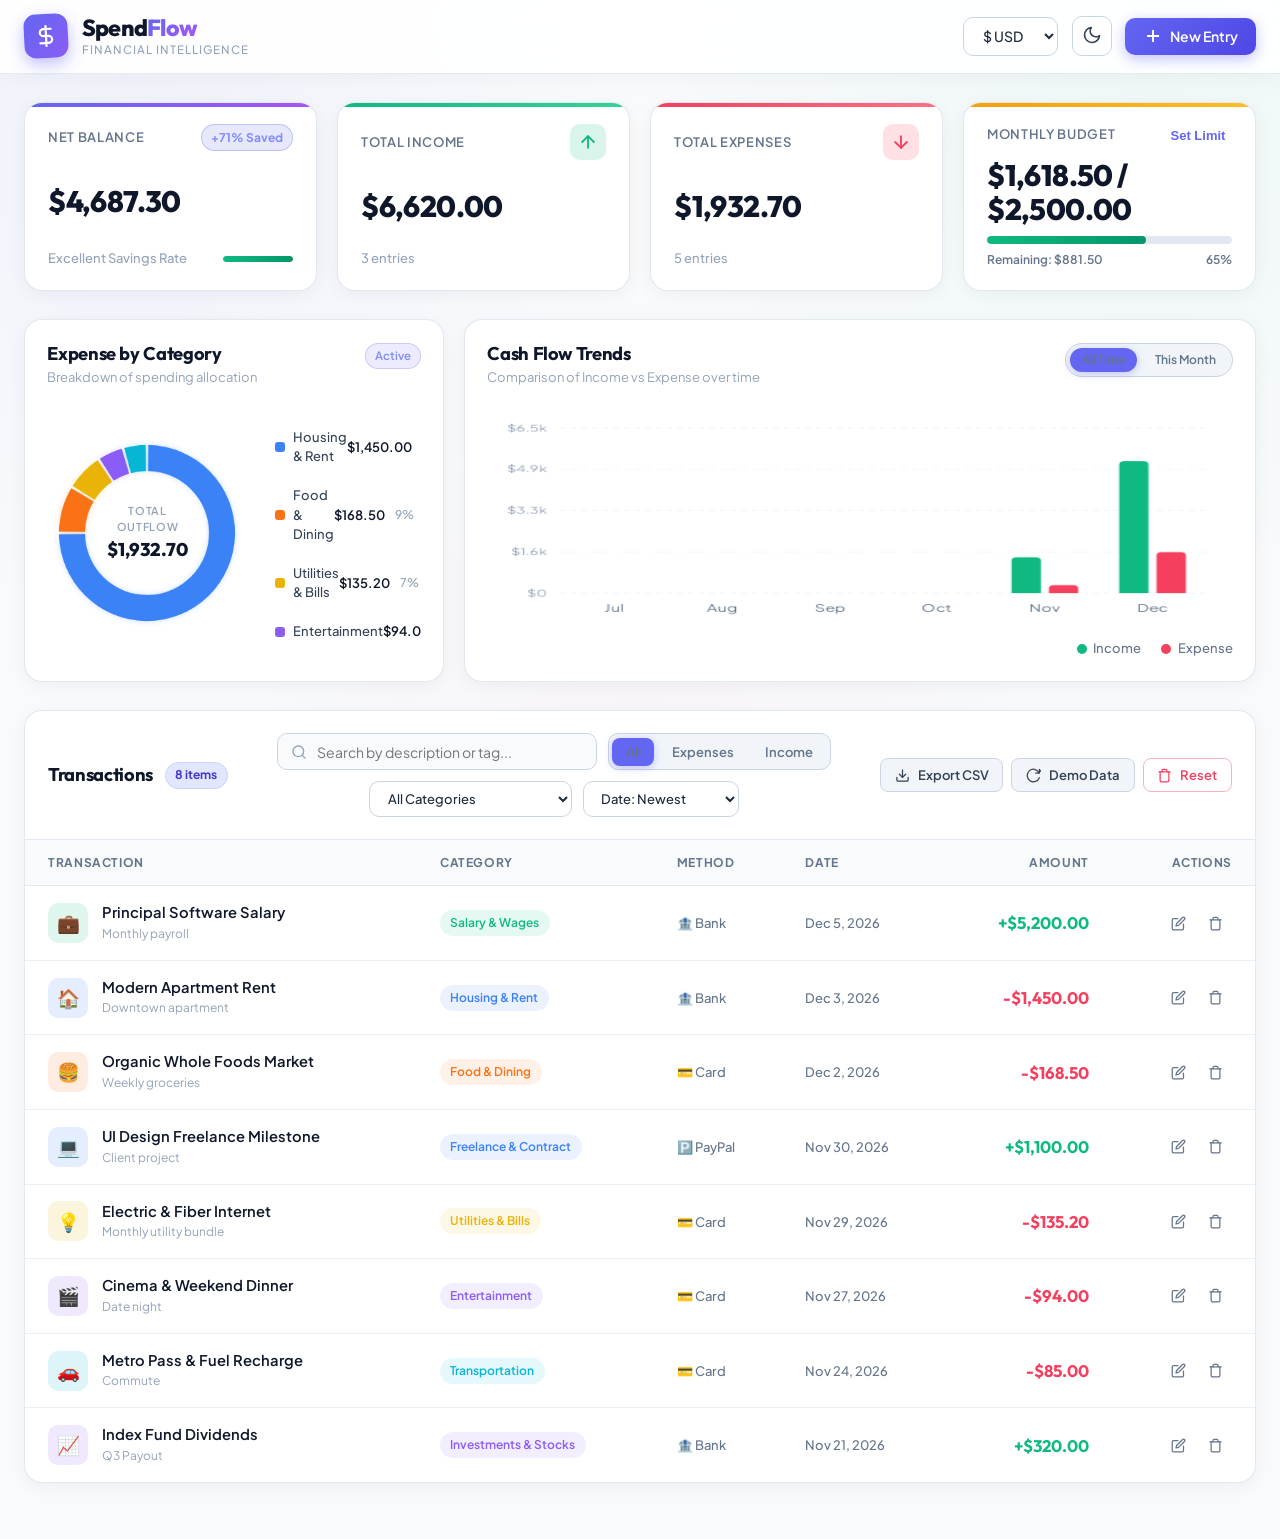
<file: index.html>
<!DOCTYPE html>
<html lang="en">
<head>
  <meta charset="UTF-8">
  <meta name="viewport" content="width=device-width, initial-scale=1.0">
  <title>SpendFlow | Premium Personal Expense & Budget Tracker</title>
  <meta name="description" content="SpendFlow is a modern, high-performance vanilla HTML/CSS/JS expense and income tracker with interactive charts, budget limits, filters, and analytics.">
  <link rel="preconnect" href="https://fonts.googleapis.com">
  <link rel="preconnect" href="https://fonts.gstatic.com" crossorigin>
  <link href="https://fonts.googleapis.com/css2?family=Outfit:wght@300;400;500;600;700;800&family=Plus+Jakarta+Sans:wght@400;500;600;700&display=swap" rel="stylesheet">
  <link rel="stylesheet" href="style.css">
</head>
<body class="dark-theme">
  <!-- Top Navigation Bar -->
  <header class="app-header" id="app-header">
    <div class="header-container">
      <div class="brand-group">
        <div class="brand-icon">
          <svg width="24" height="24" viewBox="0 0 24 24" fill="none" stroke="currentColor" stroke-width="2.2" stroke-linecap="round" stroke-linejoin="round">
            <path d="M12 2v20M17 5H9.5a3.5 3.5 0 0 0 0 7h5a3.5 3.5 0 0 1 0 7H6"/>
          </svg>
        </div>
        <div class="brand-text">
          <h1 class="brand-title">Spend<span>Flow</span></h1>
          <p class="brand-tagline">Financial Intelligence</p>
        </div>
      </div>

      <div class="header-actions">
        <!-- Currency Selector -->
        <div class="currency-wrapper">
          <label for="currency-selector" class="sr-only">Select Currency</label>
          <select id="currency-selector" class="select-control" aria-label="Select Currency">
            <option value="USD">$ USD</option>
            <option value="EUR">€ EUR</option>
            <option value="GBP">£ GBP</option>
            <option value="JPY">¥ JPY</option>
            <option value="CAD">$ CAD</option>
            <option value="AUD">$ AUD</option>
            <option value="NGN">₦ NGN</option>
            <option value="INR">₹ INR</option>
          </select>
        </div>

        <!-- Theme Toggle -->
        <button type="button" id="theme-toggle-btn" class="icon-button" aria-label="Toggle Theme" title="Toggle Light/Dark Theme">
          <span class="theme-icon-dark">
            <svg width="20" height="20" viewBox="0 0 24 24" fill="none" stroke="currentColor" stroke-width="2" stroke-linecap="round" stroke-linejoin="round">
              <circle cx="12" cy="12" r="5"></circle>
              <line x1="12" y1="1" x2="12" y2="3"></line>
              <line x1="12" y1="21" x2="12" y2="23"></line>
              <line x1="4.22" y1="4.22" x2="5.64" y2="5.64"></line>
              <line x1="18.36" y1="18.36" x2="19.78" y2="19.78"></line>
              <line x1="1" y1="12" x2="3" y2="12"></line>
              <line x1="21" y1="12" x2="23" y2="12"></line>
              <line x1="4.22" y1="19.78" x2="5.64" y2="18.36"></line>
              <line x1="18.36" y1="5.64" x2="19.78" y2="4.22"></line>
            </svg>
          </span>
          <span class="theme-icon-light" style="display: none;">
            <svg width="20" height="20" viewBox="0 0 24 24" fill="none" stroke="currentColor" stroke-width="2" stroke-linecap="round" stroke-linejoin="round">
              <path d="M21 12.79A9 9 0 1 1 11.21 3 7 7 0 0 0 21 12.79z"></path>
            </svg>
          </span>
        </button>

        <!-- Quick Add Button -->
        <button type="button" id="open-add-modal-btn" class="btn btn-primary">
          <svg width="18" height="18" viewBox="0 0 24 24" fill="none" stroke="currentColor" stroke-width="2.5" stroke-linecap="round" stroke-linejoin="round">
            <line x1="12" y1="5" x2="12" y2="19"></line>
            <line x1="5" y1="12" x2="19" y2="12"></line>
          </svg>
          <span>New Entry</span>
        </button>
      </div>
    </div>
  </header>

  <!-- Main Content Layout -->
  <main class="main-layout" id="main-content">
    <!-- Top Summary Stat Cards -->
    <section class="summary-section" aria-label="Financial Summary Cards">
      <!-- Total Balance Card -->
      <div class="stat-card balance-card" id="balance-card">
        <div class="stat-card-header">
          <span class="stat-label">Net Balance</span>
          <div class="stat-badge net-badge" id="net-ratio-badge">+0.0%</div>
        </div>
        <div class="stat-amount" id="total-balance-display">$0.00</div>
        <div class="stat-card-footer">
          <span class="stat-subtext" id="balance-status-text">Healthy Cash Flow</span>
          <div class="stat-mini-bar">
            <div class="stat-mini-bar-fill" id="balance-meter-fill" style="width: 50%;"></div>
          </div>
        </div>
      </div>

      <!-- Income Card -->
      <div class="stat-card income-card" id="income-card">
        <div class="stat-card-header">
          <span class="stat-label">Total Income</span>
          <div class="stat-icon-box income-icon">
            <svg width="20" height="20" viewBox="0 0 24 24" fill="none" stroke="currentColor" stroke-width="2.2" stroke-linecap="round" stroke-linejoin="round">
              <line x1="12" y1="19" x2="12" y2="5"></line>
              <polyline points="5 12 12 5 19 12"></polyline>
            </svg>
          </div>
        </div>
        <div class="stat-amount" id="total-income-display">$0.00</div>
        <div class="stat-card-footer">
          <span class="stat-subtext" id="income-count-display">0 transactions</span>
        </div>
      </div>

      <!-- Expense Card -->
      <div class="stat-card expense-card" id="expense-card">
        <div class="stat-card-header">
          <span class="stat-label">Total Expenses</span>
          <div class="stat-icon-box expense-icon">
            <svg width="20" height="20" viewBox="0 0 24 24" fill="none" stroke="currentColor" stroke-width="2.2" stroke-linecap="round" stroke-linejoin="round">
              <line x1="12" y1="5" x2="12" y2="19"></line>
              <polyline points="19 12 12 19 5 12"></polyline>
            </svg>
          </div>
        </div>
        <div class="stat-amount" id="total-expense-display">$0.00</div>
        <div class="stat-card-footer">
          <span class="stat-subtext" id="expense-count-display">0 transactions</span>
        </div>
      </div>

      <!-- Monthly Budget Meter Card -->
      <div class="stat-card budget-card" id="budget-card">
        <div class="stat-card-header">
          <span class="stat-label">Monthly Budget</span>
          <button type="button" id="edit-budget-btn" class="btn-text-action" title="Set budget limit">Set Limit</button>
        </div>
        <div class="stat-amount" id="budget-spent-ratio">$0 / $2,000</div>
        <div class="budget-progress-container">
          <div class="budget-progress-track">
            <div class="budget-progress-bar" id="budget-progress-bar" style="width: 0%;"></div>
          </div>
          <div class="budget-progress-info">
            <span id="budget-remaining-text">Remaining: $2,000.00</span>
            <span id="budget-percent-text">0%</span>
          </div>
        </div>
      </div>
    </section>

    <!-- Mid Section: Interactive Charts Grid -->
    <section class="charts-section" aria-label="Visual Analytics Charts">
      <!-- Doughnut Chart: Expenses by Category -->
      <div class="chart-card" id="category-chart-card">
        <div class="card-header">
          <div>
            <h2 class="card-title">Expense by Category</h2>
            <p class="card-subtitle">Breakdown of spending allocation</p>
          </div>
          <div class="chart-header-badge" id="category-chart-badge">Active</div>
        </div>
        <div class="chart-content-wrapper">
          <div class="canvas-box">
            <canvas id="category-doughnut-canvas" width="280" height="280"></canvas>
            <div class="canvas-center-info" id="chart-center-info">
              <span class="center-label">Total Outflow</span>
              <span class="center-value" id="chart-center-amount">$0</span>
            </div>
          </div>
          <div class="category-legend" id="category-legend-list">
            <!-- Dynamic Category Legend items -->
          </div>
        </div>
      </div>

      <!-- Bar Chart: Monthly / Income vs Expense Stream -->
      <div class="chart-card" id="monthly-chart-card">
        <div class="card-header">
          <div>
            <h2 class="card-title">Cash Flow Trends</h2>
            <p class="card-subtitle">Comparison of Income vs Expense over time</p>
          </div>
          <div class="time-filter-pills">
            <button type="button" class="pill-btn active" data-timeframe="all">All Time</button>
            <button type="button" class="pill-btn" data-timeframe="month">This Month</button>
          </div>
        </div>
        <div class="canvas-bar-box">
          <canvas id="cashflow-bar-canvas" width="560" height="260"></canvas>
        </div>
        <div class="bar-chart-legend">
          <div class="legend-indicator">
            <span class="legend-dot income-dot"></span> Income
          </div>
          <div class="legend-indicator">
            <span class="legend-dot expense-dot"></span> Expense
          </div>
        </div>
      </div>
    </section>

    <!-- Bottom Section: Transactions Manager & Toolbar -->
    <section class="transactions-section" aria-label="Transactions Manager">
      <div class="card transactions-card">
        <!-- Toolbar Header -->
        <div class="transactions-toolbar">
          <div class="toolbar-left">
            <h2 class="card-title">Transactions</h2>
            <span class="item-count-badge" id="transactions-count-badge">0 items</span>
          </div>

          <div class="toolbar-center">
            <!-- Search Input -->
            <div class="search-input-wrapper">
              <svg class="search-icon" width="16" height="16" viewBox="0 0 24 24" fill="none" stroke="currentColor" stroke-width="2" stroke-linecap="round" stroke-linejoin="round">
                <circle cx="11" cy="11" r="8"></circle>
                <line x1="21" y1="21" x2="16.65" y2="16.65"></line>
              </svg>
              <input type="text" id="search-input" placeholder="Search by description or tag..." aria-label="Search transactions">
              <button type="button" id="clear-search-btn" class="clear-input-btn" style="display: none;" aria-label="Clear search">×</button>
            </div>

            <!-- Type Filter Tabs -->
            <div class="filter-tabs" role="tablist">
              <button type="button" class="filter-tab active" data-filter="all" id="tab-filter-all">All</button>
              <button type="button" class="filter-tab" data-filter="expense" id="tab-filter-expense">Expenses</button>
              <button type="button" class="filter-tab" data-filter="income" id="tab-filter-income">Income</button>
            </div>

            <!-- Category Filter Dropdown -->
            <div class="category-filter-wrapper">
              <select id="category-filter" class="select-control filter-select" aria-label="Filter by category">
                <option value="all">All Categories</option>
                <!-- Populated dynamically -->
              </select>
            </div>

            <!-- Sort By Dropdown -->
            <div class="sort-wrapper">
              <select id="sort-selector" class="select-control filter-select" aria-label="Sort transactions">
                <option value="date-desc">Date: Newest</option>
                <option value="date-asc">Date: Oldest</option>
                <option value="amount-desc">Amount: Highest</option>
                <option value="amount-asc">Amount: Lowest</option>
                <option value="title-asc">Title: A-Z</option>
              </select>
            </div>
          </div>

          <div class="toolbar-right">
            <!-- Actions Menu Dropdown / Buttons -->
            <button type="button" id="export-csv-btn" class="btn btn-secondary btn-sm" title="Download transactions as CSV file">
              <svg width="15" height="15" viewBox="0 0 24 24" fill="none" stroke="currentColor" stroke-width="2" stroke-linecap="round" stroke-linejoin="round">
                <path d="M21 15v4a2 2 0 0 1-2 2H5a2 2 0 0 1-2-2v-4"></path>
                <polyline points="7 10 12 15 17 10"></polyline>
                <line x1="12" y1="15" x2="12" y2="3"></line>
              </svg>
              <span>Export CSV</span>
            </button>
            <button type="button" id="load-sample-btn" class="btn btn-secondary btn-sm" title="Load sample financial transactions">
              <svg width="15" height="15" viewBox="0 0 24 24" fill="none" stroke="currentColor" stroke-width="2" stroke-linecap="round" stroke-linejoin="round">
                <path d="M21.5 2v6h-6M21.34 15.57a10 10 0 1 1-.57-8.38l5.67-5.67"></path>
              </svg>
              <span>Demo Data</span>
            </button>
            <button type="button" id="clear-all-btn" class="btn btn-danger-outline btn-sm" title="Clear all transactions">
              <svg width="15" height="15" viewBox="0 0 24 24" fill="none" stroke="currentColor" stroke-width="2" stroke-linecap="round" stroke-linejoin="round">
                <polyline points="3 6 5 6 21 6"></polyline>
                <path d="M19 6v14a2 2 0 0 1-2 2H7a2 2 0 0 1-2-2V6m3 0V4a2 2 0 0 1 2-2h4a2 2 0 0 1 2 2v2"></path>
              </svg>
              <span>Reset</span>
            </button>
          </div>
        </div>

        <!-- Transactions Table / List Container -->
        <div class="table-responsive">
          <table class="transactions-table" id="transactions-table">
            <thead>
              <tr>
                <th scope="col" class="th-transaction">Transaction</th>
                <th scope="col" class="th-category">Category</th>
                <th scope="col" class="th-method">Method</th>
                <th scope="col" class="th-date">Date</th>
                <th scope="col" class="th-amount text-right">Amount</th>
                <th scope="col" class="th-actions text-right">Actions</th>
              </tr>
            </thead>
            <tbody id="transactions-list">
              <!-- Dynamically populated rows -->
            </tbody>
          </table>
        </div>

        <!-- Empty State View -->
        <div class="empty-state" id="empty-state" style="display: none;">
          <div class="empty-icon-circle">
            <svg width="40" height="40" viewBox="0 0 24 24" fill="none" stroke="currentColor" stroke-width="1.8" stroke-linecap="round" stroke-linejoin="round">
              <path d="M14 2H6a2 2 0 0 0-2 2v16a2 2 0 0 0 2 2h12a2 2 0 0 0 2-2V8z"></path>
              <polyline points="14 2 14 8 20 8"></polyline>
              <line x1="16" y1="13" x2="8" y2="13"></line>
              <line x1="16" y1="17" x2="8" y2="17"></line>
              <polyline points="10 9 9 9 8 9"></polyline>
            </svg>
          </div>
          <h3 class="empty-title">No transactions found</h3>
          <p class="empty-desc">No entries match your current search or filter criteria. Add a transaction or load demo records to get started.</p>
          <div class="empty-actions">
            <button type="button" class="btn btn-primary" id="empty-add-btn">Create Transaction</button>
            <button type="button" class="btn btn-secondary" id="empty-sample-btn">Load Demo Records</button>
          </div>
        </div>
      </div>
    </section>
  </main>

  <!-- Modal: Add / Edit Transaction -->
  <div class="modal-backdrop" id="transaction-modal" role="dialog" aria-modal="true" aria-labelledby="modal-heading" style="display: none;">
    <div class="modal-box">
      <div class="modal-header">
        <div class="modal-header-text">
          <h3 class="modal-title" id="modal-heading">Add Transaction</h3>
          <p class="modal-subtitle">Log your financial inflow or outflow</p>
        </div>
        <button type="button" class="modal-close-btn" id="modal-close-btn" aria-label="Close dialog">
          <svg width="20" height="20" viewBox="0 0 24 24" fill="none" stroke="currentColor" stroke-width="2" stroke-linecap="round" stroke-linejoin="round">
            <line x1="18" y1="6" x2="6" y2="18"></line>
            <line x1="6" y1="6" x2="18" y2="18"></line>
          </svg>
        </button>
      </div>

      <form id="transaction-form" class="modal-form" novalidate>
        <input type="hidden" id="entry-id" value="">

        <!-- Transaction Type Switcher -->
        <div class="form-group">
          <label class="form-label">Transaction Type</label>
          <div class="type-toggle-group">
            <label class="type-radio-label expense-type-option">
              <input type="radio" name="entry-type" value="expense" id="type-expense" checked>
              <span class="type-toggle-btn">
                <svg width="16" height="16" viewBox="0 0 24 24" fill="none" stroke="currentColor" stroke-width="2.5" stroke-linecap="round" stroke-linejoin="round">
                  <line x1="12" y1="5" x2="12" y2="19"></line>
                  <polyline points="19 12 12 19 5 12"></polyline>
                </svg>
                Expense
              </span>
            </label>
            <label class="type-radio-label income-type-option">
              <input type="radio" name="entry-type" value="income" id="type-income">
              <span class="type-toggle-btn">
                <svg width="16" height="16" viewBox="0 0 24 24" fill="none" stroke="currentColor" stroke-width="2.5" stroke-linecap="round" stroke-linejoin="round">
                  <line x1="12" y1="19" x2="12" y2="5"></line>
                  <polyline points="5 12 12 5 19 12"></polyline>
                </svg>
                Income
              </span>
            </label>
          </div>
        </div>

        <!-- Description & Amount Row -->
        <div class="form-row-2">
          <div class="form-group">
            <label for="entry-title" class="form-label">Description <span class="required">*</span></label>
            <input type="text" id="entry-title" class="form-input" placeholder="e.g. Grocery Shopping, Client Invoice" required maxlength="60">
            <span class="form-error" id="title-error">Please enter a valid description.</span>
          </div>

          <div class="form-group">
            <label for="entry-amount" class="form-label">Amount <span class="required">*</span></label>
            <div class="amount-input-wrapper">
              <span class="currency-symbol-addon" id="modal-currency-symbol">$</span>
              <input type="number" id="entry-amount" class="form-input" placeholder="0.00" step="0.01" min="0.01" required>
            </div>
            <span class="form-error" id="amount-error">Please enter an amount greater than 0.</span>
          </div>
        </div>

        <!-- Category & Payment Method Row -->
        <div class="form-row-2">
          <div class="form-group">
            <label for="entry-category" class="form-label">Category <span class="required">*</span></label>
            <select id="entry-category" class="form-input select-control" required>
              <!-- Filled via JS based on Expense or Income -->
            </select>
          </div>

          <div class="form-group">
            <label for="entry-method" class="form-label">Payment Method</label>
            <select id="entry-method" class="form-input select-control">
              <option value="Card">Credit / Debit Card</option>
              <option value="Bank">Bank Transfer</option>
              <option value="Cash">Cash</option>
              <option value="PayPal">PayPal</option>
              <option value="Crypto">Cryptocurrency</option>
              <option value="Other">Other</option>
            </select>
          </div>
        </div>

        <!-- Date & Tags Row -->
        <div class="form-row-2">
          <div class="form-group">
            <label for="entry-date" class="form-label">Date <span class="required">*</span></label>
            <input type="date" id="entry-date" class="form-input" required>
            <span class="form-error" id="date-error">Please select a date.</span>
          </div>

          <div class="form-group">
            <label for="entry-tag" class="form-label">Note / Reference (Optional)</label>
            <input type="text" id="entry-tag" class="form-input" placeholder="e.g. Project Alpha, Tax deductible" maxlength="40">
          </div>
        </div>

        <!-- Modal Actions -->
        <div class="modal-footer">
          <button type="button" class="btn btn-secondary" id="modal-cancel-btn">Cancel</button>
          <button type="submit" class="btn btn-primary" id="modal-save-btn">Save Transaction</button>
        </div>
      </form>
    </div>
  </div>

  <!-- Modal: Set Monthly Budget -->
  <div class="modal-backdrop" id="budget-modal" role="dialog" aria-modal="true" aria-labelledby="budget-modal-heading" style="display: none;">
    <div class="modal-box modal-box-sm">
      <div class="modal-header">
        <div class="modal-header-text">
          <h3 class="modal-title" id="budget-modal-heading">Monthly Budget Limit</h3>
          <p class="modal-subtitle">Track your spending target per month</p>
        </div>
        <button type="button" class="modal-close-btn" id="budget-close-btn" aria-label="Close dialog">
          <svg width="20" height="20" viewBox="0 0 24 24" fill="none" stroke="currentColor" stroke-width="2" stroke-linecap="round" stroke-linejoin="round">
            <line x1="18" y1="6" x2="6" y2="18"></line>
            <line x1="6" y1="6" x2="18" y2="18"></line>
          </svg>
        </button>
      </div>

      <form id="budget-form" class="modal-form">
        <div class="form-group">
          <label for="budget-input" class="form-label">Target Budget Amount</label>
          <div class="amount-input-wrapper">
            <span class="currency-symbol-addon" id="budget-currency-symbol">$</span>
            <input type="number" id="budget-input" class="form-input" placeholder="2000.00" step="10" min="1" required>
          </div>
        </div>
        <div class="modal-footer">
          <button type="button" class="btn btn-secondary" id="budget-cancel-btn">Cancel</button>
          <button type="submit" class="btn btn-primary" id="budget-save-btn">Save Target</button>
        </div>
      </form>
    </div>
  </div>

  <!-- Toast Notification Container -->
  <div class="toast-container" id="toast-container" aria-live="polite"></div>

  <script src="app.js"></script>
</body>
</html>
</file>
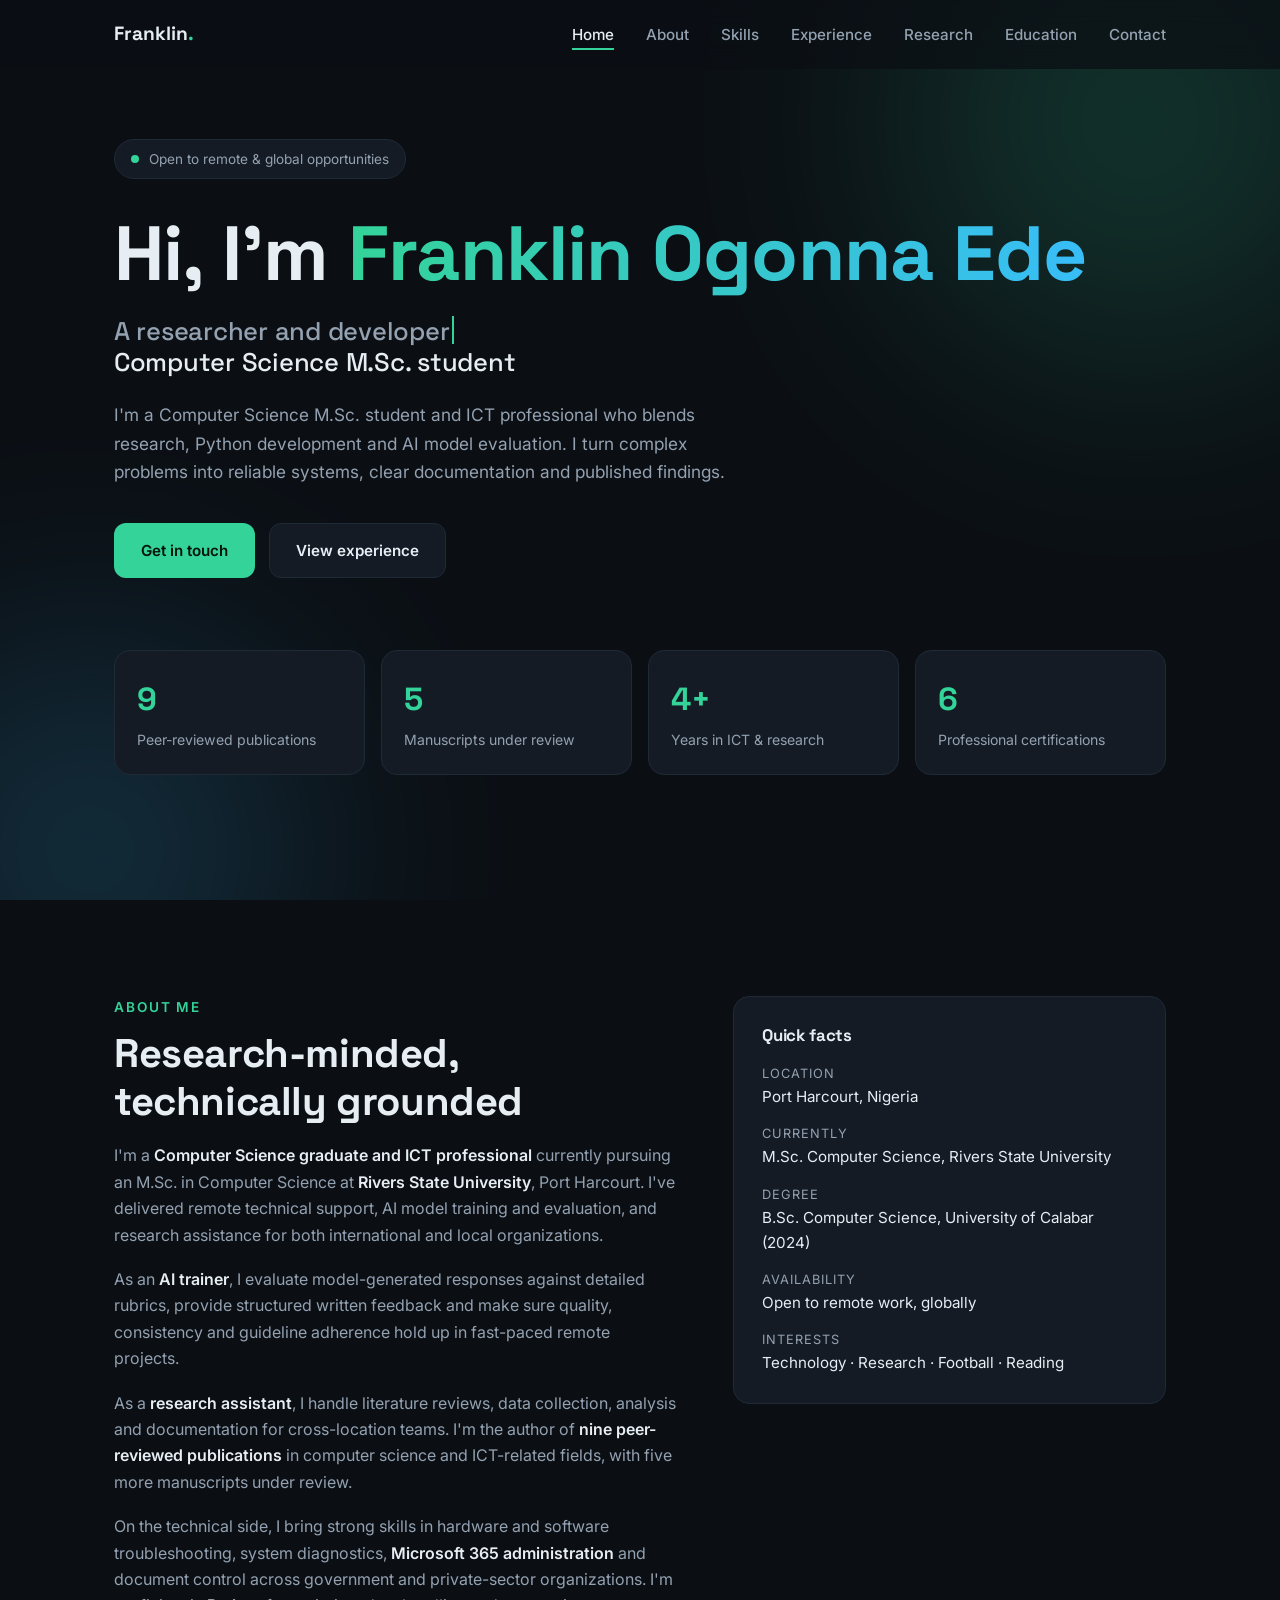
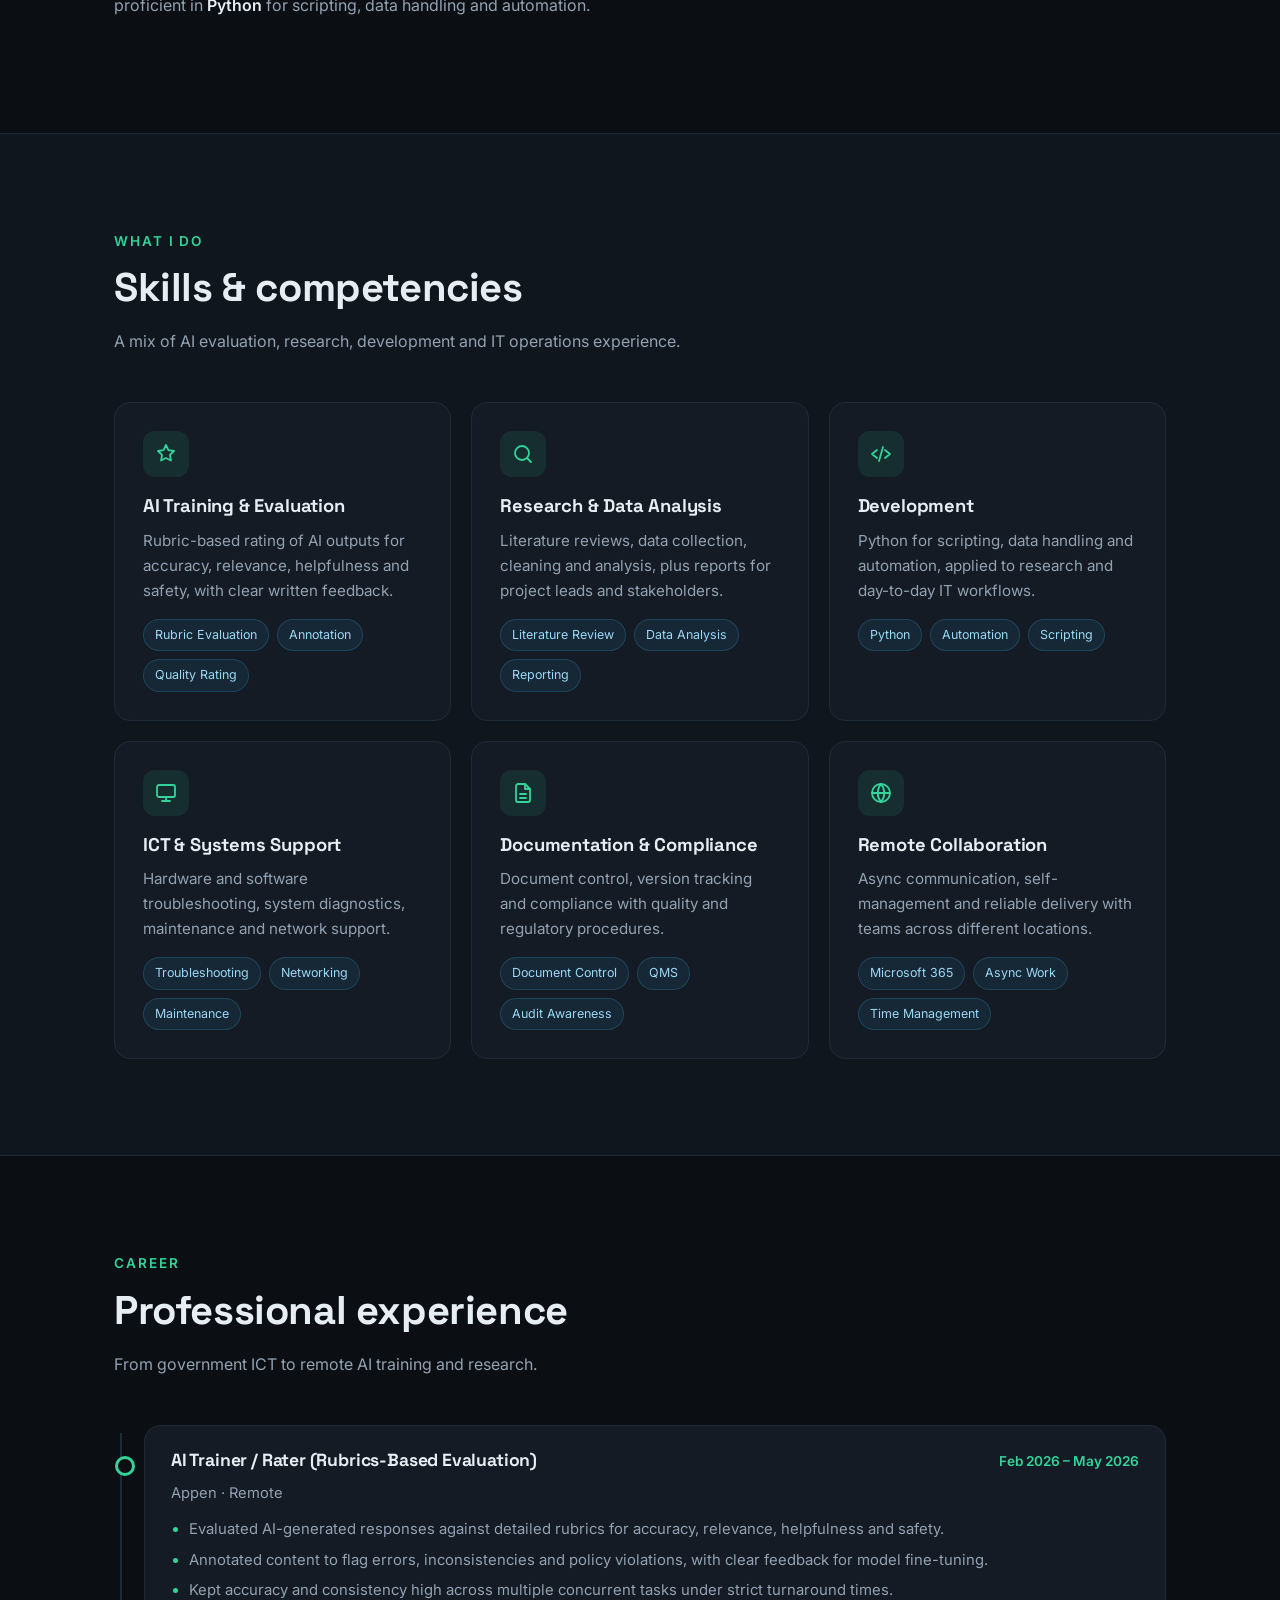
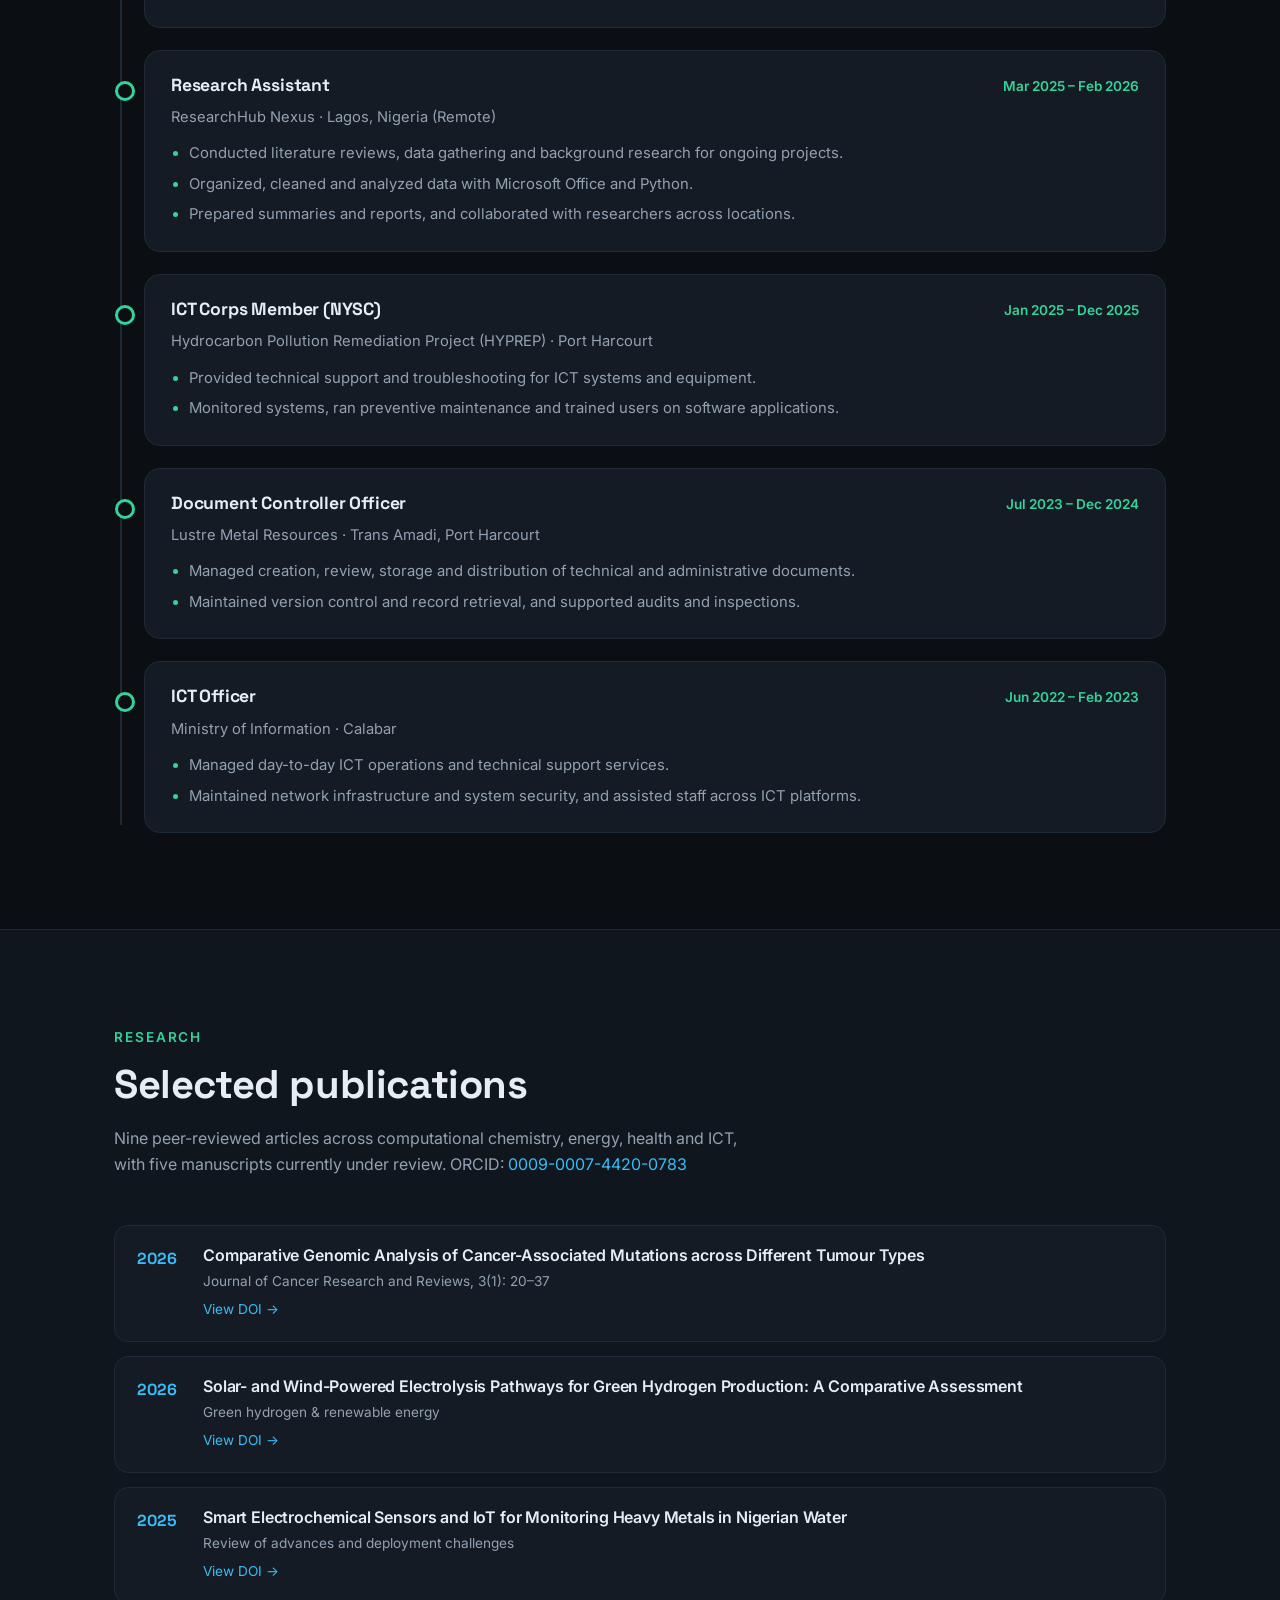
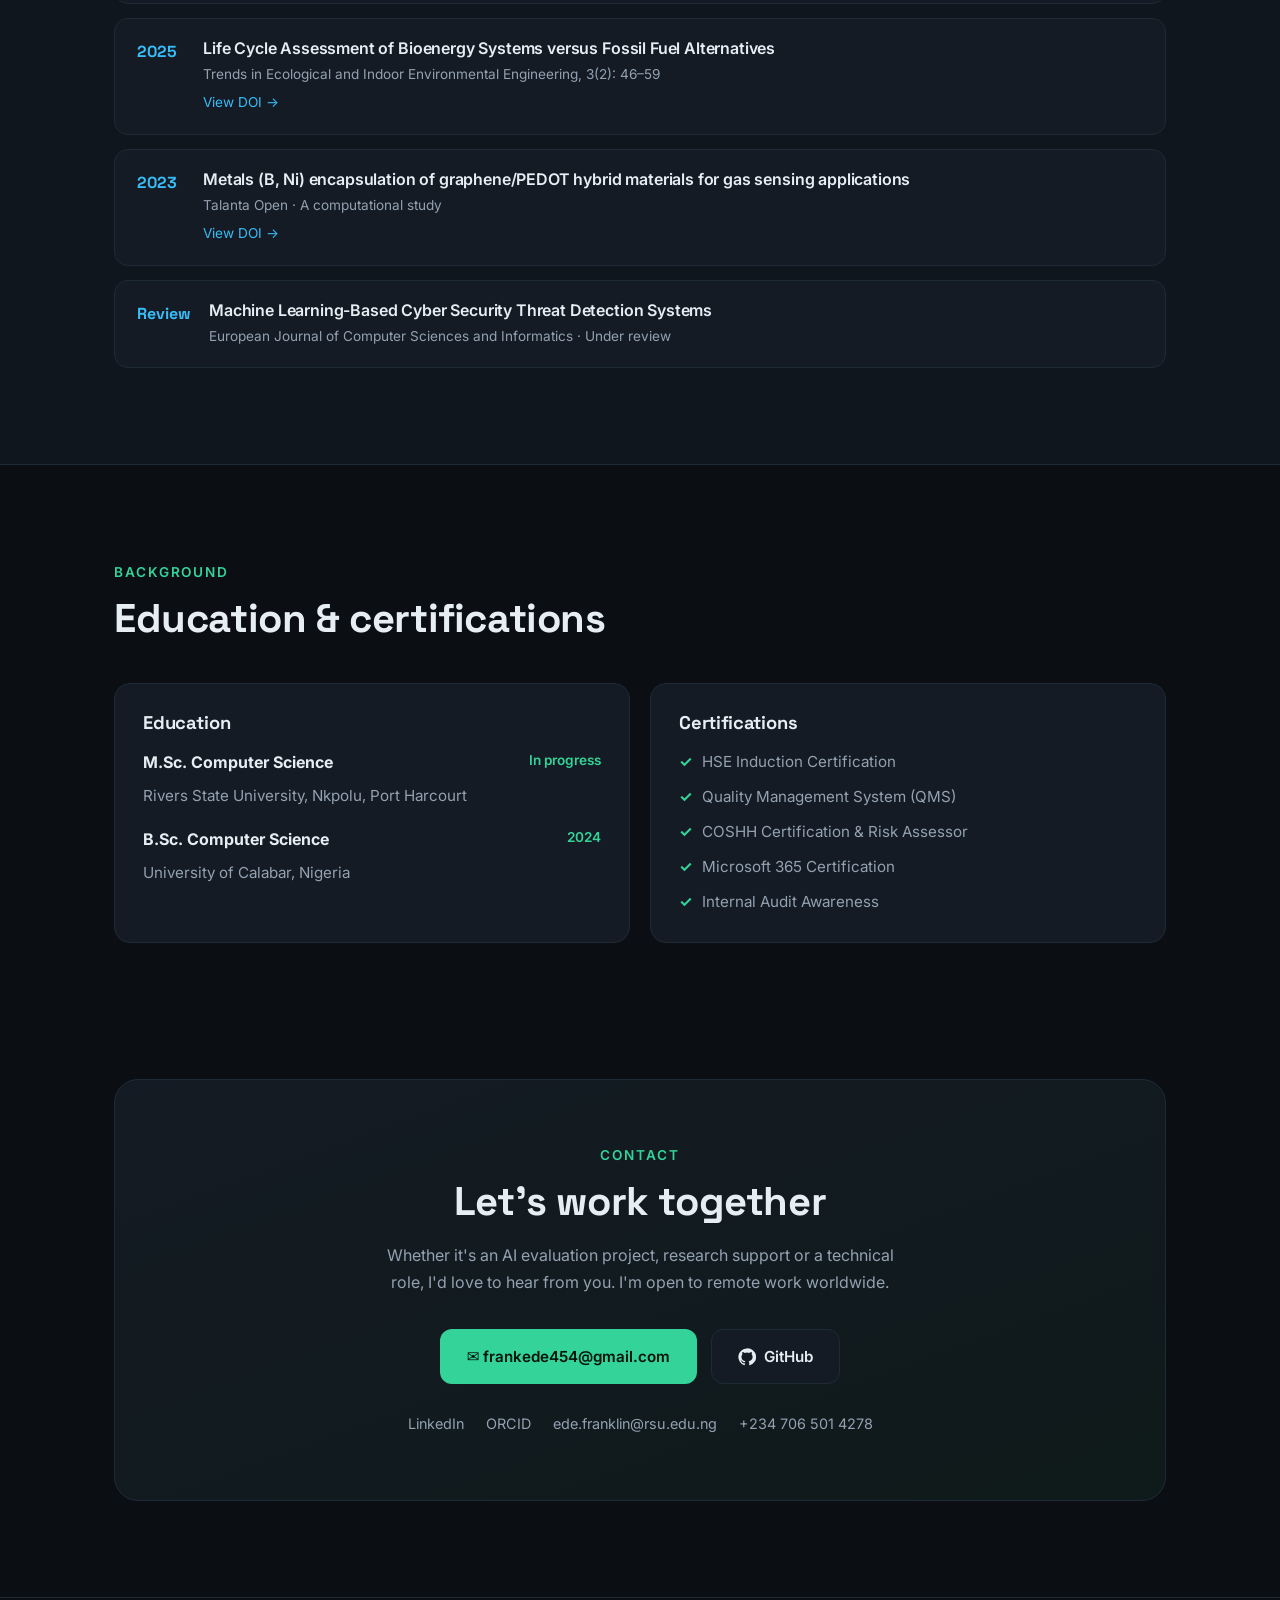
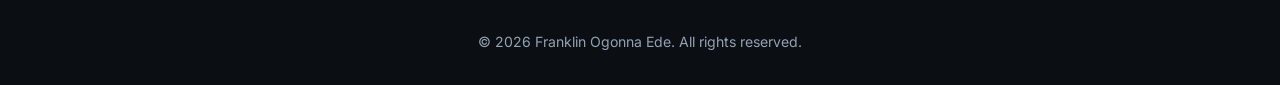
<file: portfolio.html>
<!DOCTYPE html>
<html lang="en">
<head>
<meta charset="UTF-8">
<meta name="viewport" content="width=device-width, initial-scale=1">
<title>Franklin Ogonna Ede | Researcher & Developer</title>
<meta name="description" content="Portfolio of Franklin Ogonna Ede, a researcher and developer: Computer Science M.Sc. student, ICT professional and AI training specialist.">
<link rel="preconnect" href="https://fonts.googleapis.com">
<link rel="preconnect" href="https://fonts.gstatic.com" crossorigin>
<link href="https://fonts.googleapis.com/css2?family=Inter:wght@400;500;600;700&family=Space+Grotesk:wght@500;600;700&display=swap" rel="stylesheet">
<style>
  :root{
    --bg:#0b0f14;
    --bg-soft:#10161d;
    --card:#141b24;
    --border:#1f2a37;
    --text:#e6edf3;
    --muted:#93a1b1;
    --accent:#34d399;
    --accent-2:#38bdf8;
    --radius:16px;
    --max:1100px;
  }
  *{box-sizing:border-box;margin:0;padding:0}
  html{scroll-behavior:smooth;scroll-padding-top:80px}
  body{
    font-family:'Inter',system-ui,-apple-system,Segoe UI,Roboto,sans-serif;
    background:var(--bg);color:var(--text);line-height:1.65;
    -webkit-font-smoothing:antialiased;overflow-x:hidden;
  }
  h1,h2,h3{font-family:'Space Grotesk','Inter',sans-serif;line-height:1.2;letter-spacing:-.01em}
  a{color:inherit;text-decoration:none}
  .container{width:100%;max-width:var(--max);margin:0 auto;padding:0 24px}
  section{padding:96px 0}
  .eyebrow{color:var(--accent);font-weight:600;font-size:.85rem;letter-spacing:.14em;text-transform:uppercase;margin-bottom:12px}
  .section-title{font-size:clamp(1.8rem,4vw,2.5rem);margin-bottom:16px}
  .section-intro{color:var(--muted);max-width:640px;margin-bottom:48px}

  /* Nav */
  header{
    position:fixed;inset:0 0 auto 0;z-index:50;
    background:rgba(11,15,20,.75);backdrop-filter:blur(14px);
    border-bottom:1px solid transparent;transition:border-color .3s;
  }
  header.scrolled{border-color:var(--border)}
  .nav{display:flex;align-items:center;justify-content:space-between;height:68px}
  .logo{font-family:'Space Grotesk';font-weight:700;font-size:1.2rem}
  .logo span{color:var(--accent)}
  .nav-links{display:flex;gap:32px;list-style:none}
  .nav-links a{color:var(--muted);font-size:.95rem;font-weight:500;position:relative;transition:color .25s}
  .nav-links a::after{content:"";position:absolute;left:0;bottom:-6px;height:2px;width:0;background:var(--accent);transition:width .25s}
  .nav-links a:hover,.nav-links a.active{color:var(--text)}
  .nav-links a:hover::after,.nav-links a.active::after{width:100%}
  .menu-btn{display:none;background:none;border:0;color:var(--text);cursor:pointer;padding:8px}
  .menu-btn svg{width:26px;height:26px;display:block}

  /* Hero */
  .hero{min-height:100vh;display:flex;align-items:center;padding-top:110px;position:relative;overflow:hidden}
  .hero::before,.hero::after{
    content:"";position:absolute;border-radius:50%;filter:blur(120px);opacity:.18;z-index:0;pointer-events:none
  }
  .hero::before{width:480px;height:480px;background:var(--accent);top:-120px;right:-100px}
  .hero::after{width:420px;height:420px;background:var(--accent-2);bottom:-160px;left:-120px}
  .hero .container{position:relative;z-index:1}
  .badge{
    display:inline-flex;align-items:center;gap:10px;padding:8px 16px;border:1px solid var(--border);
    background:var(--card);border-radius:999px;font-size:.85rem;color:var(--muted);margin-bottom:28px
  }
  .dot{width:8px;height:8px;border-radius:50%;background:var(--accent);box-shadow:0 0 0 0 rgba(52,211,153,.6);animation:pulse 2s infinite}
  @keyframes pulse{70%{box-shadow:0 0 0 10px rgba(52,211,153,0)}100%{box-shadow:0 0 0 0 rgba(52,211,153,0)}}
  .hero h1{font-size:clamp(2.6rem,7vw,4.8rem);font-weight:700;margin-bottom:16px}
  .grad{background:linear-gradient(90deg,var(--accent),var(--accent-2));-webkit-background-clip:text;background-clip:text;color:transparent}
  .hero h2{font-size:clamp(1.15rem,2.6vw,1.6rem);font-weight:500;color:var(--muted);margin-bottom:24px}
  .hero h2 #typed{color:var(--text)}
  .cursor{display:inline-block;width:2px;height:1.1em;background:var(--accent);vertical-align:-.15em;margin-left:3px;animation:blink 1s steps(1) infinite}
  @keyframes blink{50%{opacity:0}}
  .hero p.lead{max-width:620px;color:var(--muted);font-size:1.08rem;margin-bottom:36px}
  .btns{display:flex;flex-wrap:wrap;gap:14px}
  .btn{
    display:inline-flex;align-items:center;gap:8px;padding:14px 26px;border-radius:12px;font-weight:600;font-size:.95rem;
    transition:transform .25s,box-shadow .25s,background .25s,border-color .25s;border:1px solid transparent;cursor:pointer
  }
  .btn-primary{background:var(--accent);color:#04130c}
  .btn-primary:hover{transform:translateY(-3px);box-shadow:0 10px 30px -8px rgba(52,211,153,.55)}
  .btn-ghost{border-color:var(--border);background:var(--card)}
  .btn-ghost:hover{transform:translateY(-3px);border-color:var(--accent);color:var(--accent)}

  /* Stats */
  .stats{display:grid;grid-template-columns:repeat(4,1fr);gap:16px;margin-top:72px}
  .stat{background:var(--card);border:1px solid var(--border);border-radius:var(--radius);padding:22px;transition:transform .3s,border-color .3s}
  .stat:hover{transform:translateY(-4px);border-color:var(--accent)}
  .stat b{display:block;font-family:'Space Grotesk';font-size:2rem;color:var(--accent)}
  .stat span{color:var(--muted);font-size:.88rem}

  /* About */
  .about-grid{display:grid;grid-template-columns:1.3fr 1fr;gap:56px;align-items:start}
  .about-text p{color:var(--muted);margin-bottom:18px}
  .about-text p strong{color:var(--text);font-weight:600}
  .info-card{background:var(--card);border:1px solid var(--border);border-radius:var(--radius);padding:28px}
  .info-card h3{font-size:1.05rem;margin-bottom:18px}
  .info-card ul{list-style:none;display:grid;gap:14px}
  .info-card li{display:flex;flex-direction:column;font-size:.95rem}
  .info-card li small{color:var(--muted);font-size:.8rem;text-transform:uppercase;letter-spacing:.08em}

  /* Skills */
  .skills{background:var(--bg-soft);border-block:1px solid var(--border)}
  .grid-3{display:grid;grid-template-columns:repeat(3,1fr);gap:20px}
  .card{
    background:var(--card);border:1px solid var(--border);border-radius:var(--radius);padding:28px;
    transition:transform .3s,border-color .3s,box-shadow .3s
  }
  .card:hover{transform:translateY(-6px);border-color:var(--accent);box-shadow:0 18px 40px -22px rgba(52,211,153,.5)}
  .icon{width:46px;height:46px;border-radius:12px;display:grid;place-items:center;background:rgba(52,211,153,.1);color:var(--accent);margin-bottom:18px}
  .icon svg{width:24px;height:24px}
  .card h3{font-size:1.15rem;margin-bottom:10px}
  .card p{color:var(--muted);font-size:.95rem;margin-bottom:16px}
  .tags{display:flex;flex-wrap:wrap;gap:8px}
  .tag{font-size:.78rem;padding:5px 11px;border-radius:999px;background:rgba(56,189,248,.08);border:1px solid rgba(56,189,248,.2);color:#9bd8f5}

  /* Timeline */
  .timeline{position:relative;padding-left:30px;display:grid;gap:22px}
  .timeline::before{content:"";position:absolute;left:6px;top:8px;bottom:8px;width:2px;background:var(--border)}
  .item{position:relative;background:var(--card);border:1px solid var(--border);border-radius:var(--radius);padding:24px 26px;transition:border-color .3s,transform .3s}
  .item:hover{border-color:var(--accent);transform:translateX(4px)}
  .item::before{content:"";position:absolute;left:-30px;top:30px;width:14px;height:14px;border-radius:50%;background:var(--bg);border:3px solid var(--accent)}
  .item-head{display:flex;flex-wrap:wrap;justify-content:space-between;gap:6px 16px;margin-bottom:8px}
  .item h3{font-size:1.1rem}
  .date{color:var(--accent);font-size:.85rem;font-weight:600}
  .org{color:var(--muted);font-size:.92rem;margin-bottom:12px}
  .item ul{padding-left:18px;color:var(--muted);font-size:.93rem;display:grid;gap:6px}
  .item li::marker{color:var(--accent)}

  /* Publications */
  .pubs{background:var(--bg-soft);border-block:1px solid var(--border)}
  .pub-list{display:grid;gap:14px}
  .pub{
    display:flex;gap:18px;background:var(--card);border:1px solid var(--border);border-radius:14px;padding:20px 22px;
    transition:border-color .3s,transform .3s
  }
  .pub:hover{border-color:var(--accent-2);transform:translateY(-3px)}
  .pub .yr{font-family:'Space Grotesk';font-weight:700;color:var(--accent-2);min-width:48px}
  .pub h3{font-size:1rem;font-weight:600;margin-bottom:4px;font-family:'Inter'}
  .pub p{color:var(--muted);font-size:.85rem}
  .pub a{color:var(--accent-2);font-size:.85rem;display:inline-block;margin-top:6px}
  .pub a:hover{text-decoration:underline}

  /* Education */
  .edu-grid{display:grid;grid-template-columns:1fr 1fr;gap:20px}
  .cert-list{list-style:none;display:grid;gap:10px;margin-top:4px}
  .cert-list li{display:flex;gap:10px;color:var(--muted);font-size:.95rem}
  .cert-list li::before{content:"✓";color:var(--accent);font-weight:700}

  /* Contact */
  .contact-box{
    text-align:center;background:linear-gradient(160deg,var(--card),#0f1a1a);border:1px solid var(--border);
    border-radius:24px;padding:64px 28px
  }
  .contact-box p{color:var(--muted);max-width:520px;margin:0 auto 34px}
  .contact-links{display:flex;flex-wrap:wrap;justify-content:center;gap:14px}
  .socials{margin-top:28px;display:flex;justify-content:center;gap:22px;flex-wrap:wrap;font-size:.9rem;color:var(--muted)}
  .socials a{transition:color .25s}
  .socials a:hover{color:var(--accent)}

  footer{padding:32px 0;border-top:1px solid var(--border);text-align:center;color:var(--muted);font-size:.88rem}

  /* Reveal */
  .reveal{opacity:0;transform:translateY(28px);transition:opacity .7s ease,transform .7s ease}
  .reveal.in{opacity:1;transform:none}
  @media (prefers-reduced-motion:reduce){
    html{scroll-behavior:auto}
    .reveal{opacity:1;transform:none;transition:none}
    .dot,.cursor{animation:none}
  }

  /* Responsive */
  @media (max-width:900px){
    .about-grid,.edu-grid{grid-template-columns:1fr}
    .grid-3{grid-template-columns:1fr 1fr}
    .stats{grid-template-columns:repeat(2,1fr)}
  }
  @media (max-width:700px){
    section{padding:72px 0}
    .menu-btn{display:block}
    .nav-links{
      position:absolute;top:68px;left:0;right:0;flex-direction:column;gap:0;background:var(--bg);
      border-bottom:1px solid var(--border);max-height:0;overflow:hidden;transition:max-height .35s ease
    }
    .nav-links.open{max-height:360px}
    .nav-links li a{display:block;padding:16px 24px}
    .nav-links a::after{display:none}
    .grid-3{grid-template-columns:1fr}
    .pub{flex-direction:column;gap:6px}
    .contact-box{padding:48px 20px}
    .btn{width:100%;justify-content:center}
    .btns{width:100%}
  }
</style>
</head>
<body>

<header id="header">
  <div class="container nav">
    <a href="#home" class="logo">Franklin<span>.</span></a>
    <button class="menu-btn" id="menuBtn" aria-label="Toggle menu" aria-expanded="false">
      <svg viewBox="0 0 24 24" fill="none" stroke="currentColor" stroke-width="2" stroke-linecap="round"><path d="M4 7h16M4 12h16M4 17h16"/></svg>
    </button>
    <ul class="nav-links" id="navLinks">
      <li><a href="#home">Home</a></li>
      <li><a href="#about">About</a></li>
      <li><a href="#skills">Skills</a></li>
      <li><a href="#experience">Experience</a></li>
      <li><a href="#publications">Research</a></li>
      <li><a href="#education">Education</a></li>
      <li><a href="#contact">Contact</a></li>
    </ul>
  </div>
</header>

<main>
  <!-- HERO -->
  <section class="hero" id="home">
    <div class="container">
      <div class="badge"><span class="dot"></span> Open to remote &amp; global opportunities</div>
      <h1>Hi, I'm <span class="grad">Franklin Ogonna Ede</span></h1>
      <h2>A researcher and developer<span class="cursor"></span> <br><span id="typed"></span></h2>
      <p class="lead">
        I'm a Computer Science M.Sc. student and ICT professional who blends research, Python development and AI model evaluation.
        I turn complex problems into reliable systems, clear documentation and published findings.
      </p>
      <div class="btns">
        <a href="#contact" class="btn btn-primary">Get in touch</a>
        <a href="#experience" class="btn btn-ghost">View experience</a>
      </div>

      <div class="stats">
        <div class="stat reveal"><b data-count="9">0</b><span>Peer-reviewed publications</span></div>
        <div class="stat reveal"><b data-count="5">0</b><span>Manuscripts under review</span></div>
        <div class="stat reveal"><b data-count="4" data-suffix="+">0</b><span>Years in ICT &amp; research</span></div>
        <div class="stat reveal"><b data-count="6">0</b><span>Professional certifications</span></div>
      </div>
    </div>
  </section>

  <!-- ABOUT -->
  <section id="about">
    <div class="container about-grid">
      <div class="about-text reveal">
        <div class="eyebrow">About me</div>
        <h2 class="section-title">Research-minded, technically grounded</h2>
        <p>I'm a <strong>Computer Science graduate and ICT professional</strong> currently pursuing an M.Sc. in Computer Science at <strong>Rivers State University</strong>, Port Harcourt. I've delivered remote technical support, AI model training and evaluation, and research assistance for both international and local organizations.</p>
        <p>As an <strong>AI trainer</strong>, I evaluate model-generated responses against detailed rubrics, provide structured written feedback and make sure quality, consistency and guideline adherence hold up in fast-paced remote projects.</p>
        <p>As a <strong>research assistant</strong>, I handle literature reviews, data collection, analysis and documentation for cross-location teams. I'm the author of <strong>nine peer-reviewed publications</strong> in computer science and ICT-related fields, with five more manuscripts under review.</p>
        <p>On the technical side, I bring strong skills in hardware and software troubleshooting, system diagnostics, <strong>Microsoft 365 administration</strong> and document control across government and private-sector organizations. I'm proficient in <strong>Python</strong> for scripting, data handling and automation.</p>
      </div>
      <aside class="info-card reveal">
        <h3>Quick facts</h3>
        <ul>
          <li><small>Location</small>Port Harcourt, Nigeria</li>
          <li><small>Currently</small>M.Sc. Computer Science, Rivers State University</li>
          <li><small>Degree</small>B.Sc. Computer Science, University of Calabar (2024)</li>
          <li><small>Availability</small>Open to remote work, globally</li>
          <li><small>Interests</small>Technology · Research · Football · Reading</li>
        </ul>
      </aside>
    </div>
  </section>

  <!-- SKILLS -->
  <section class="skills" id="skills">
    <div class="container">
      <div class="eyebrow reveal">What I do</div>
      <h2 class="section-title reveal">Skills &amp; competencies</h2>
      <p class="section-intro reveal">A mix of AI evaluation, research, development and IT operations experience.</p>
      <div class="grid-3">
        <div class="card reveal">
          <div class="icon"><svg viewBox="0 0 24 24" fill="none" stroke="currentColor" stroke-width="1.8" stroke-linecap="round" stroke-linejoin="round"><path d="M12 3l2.4 5.2L20 9l-4 3.9.9 5.6L12 16l-4.9 2.5.9-5.6L4 9l5.6-.8z"/></svg></div>
          <h3>AI Training &amp; Evaluation</h3>
          <p>Rubric-based rating of AI outputs for accuracy, relevance, helpfulness and safety, with clear written feedback.</p>
          <div class="tags"><span class="tag">Rubric Evaluation</span><span class="tag">Annotation</span><span class="tag">Quality Rating</span></div>
        </div>
        <div class="card reveal">
          <div class="icon"><svg viewBox="0 0 24 24" fill="none" stroke="currentColor" stroke-width="1.8" stroke-linecap="round" stroke-linejoin="round"><circle cx="11" cy="11" r="7"/><path d="M20 20l-4-4"/></svg></div>
          <h3>Research &amp; Data Analysis</h3>
          <p>Literature reviews, data collection, cleaning and analysis, plus reports for project leads and stakeholders.</p>
          <div class="tags"><span class="tag">Literature Review</span><span class="tag">Data Analysis</span><span class="tag">Reporting</span></div>
        </div>
        <div class="card reveal">
          <div class="icon"><svg viewBox="0 0 24 24" fill="none" stroke="currentColor" stroke-width="1.8" stroke-linecap="round" stroke-linejoin="round"><path d="M8 8l-5 4 5 4M16 8l5 4-5 4M14 5l-4 14"/></svg></div>
          <h3>Development</h3>
          <p>Python for scripting, data handling and automation, applied to research and day-to-day IT workflows.</p>
          <div class="tags"><span class="tag">Python</span><span class="tag">Automation</span><span class="tag">Scripting</span></div>
        </div>
        <div class="card reveal">
          <div class="icon"><svg viewBox="0 0 24 24" fill="none" stroke="currentColor" stroke-width="1.8" stroke-linecap="round" stroke-linejoin="round"><rect x="3" y="4" width="18" height="12" rx="2"/><path d="M8 20h8M12 16v4"/></svg></div>
          <h3>ICT &amp; Systems Support</h3>
          <p>Hardware and software troubleshooting, system diagnostics, maintenance and network support.</p>
          <div class="tags"><span class="tag">Troubleshooting</span><span class="tag">Networking</span><span class="tag">Maintenance</span></div>
        </div>
        <div class="card reveal">
          <div class="icon"><svg viewBox="0 0 24 24" fill="none" stroke="currentColor" stroke-width="1.8" stroke-linecap="round" stroke-linejoin="round"><path d="M14 3H7a2 2 0 00-2 2v14a2 2 0 002 2h10a2 2 0 002-2V8z"/><path d="M14 3v5h5M9 13h6M9 17h6"/></svg></div>
          <h3>Documentation &amp; Compliance</h3>
          <p>Document control, version tracking and compliance with quality and regulatory procedures.</p>
          <div class="tags"><span class="tag">Document Control</span><span class="tag">QMS</span><span class="tag">Audit Awareness</span></div>
        </div>
        <div class="card reveal">
          <div class="icon"><svg viewBox="0 0 24 24" fill="none" stroke="currentColor" stroke-width="1.8" stroke-linecap="round" stroke-linejoin="round"><circle cx="12" cy="12" r="9"/><path d="M3 12h18M12 3a14 14 0 010 18M12 3a14 14 0 000 18"/></svg></div>
          <h3>Remote Collaboration</h3>
          <p>Async communication, self-management and reliable delivery with teams across different locations.</p>
          <div class="tags"><span class="tag">Microsoft 365</span><span class="tag">Async Work</span><span class="tag">Time Management</span></div>
        </div>
      </div>
    </div>
  </section>

  <!-- EXPERIENCE -->
  <section id="experience">
    <div class="container">
      <div class="eyebrow reveal">Career</div>
      <h2 class="section-title reveal">Professional experience</h2>
      <p class="section-intro reveal">From government ICT to remote AI training and research.</p>
      <div class="timeline">
        <div class="item reveal">
          <div class="item-head"><h3>AI Trainer / Rater (Rubrics-Based Evaluation)</h3><span class="date">Feb 2026 – May 2026</span></div>
          <div class="org">Appen · Remote</div>
          <ul>
            <li>Evaluated AI-generated responses against detailed rubrics for accuracy, relevance, helpfulness and safety.</li>
            <li>Annotated content to flag errors, inconsistencies and policy violations, with clear feedback for model fine-tuning.</li>
            <li>Kept accuracy and consistency high across multiple concurrent tasks under strict turnaround times.</li>
          </ul>
        </div>
        <div class="item reveal">
          <div class="item-head"><h3>Research Assistant</h3><span class="date">Mar 2025 – Feb 2026</span></div>
          <div class="org">ResearchHub Nexus · Lagos, Nigeria (Remote)</div>
          <ul>
            <li>Conducted literature reviews, data gathering and background research for ongoing projects.</li>
            <li>Organized, cleaned and analyzed data with Microsoft Office and Python.</li>
            <li>Prepared summaries and reports, and collaborated with researchers across locations.</li>
          </ul>
        </div>
        <div class="item reveal">
          <div class="item-head"><h3>ICT Corps Member (NYSC)</h3><span class="date">Jan 2025 – Dec 2025</span></div>
          <div class="org">Hydrocarbon Pollution Remediation Project (HYPREP) · Port Harcourt</div>
          <ul>
            <li>Provided technical support and troubleshooting for ICT systems and equipment.</li>
            <li>Monitored systems, ran preventive maintenance and trained users on software applications.</li>
          </ul>
        </div>
        <div class="item reveal">
          <div class="item-head"><h3>Document Controller Officer</h3><span class="date">Jul 2023 – Dec 2024</span></div>
          <div class="org">Lustre Metal Resources · Trans Amadi, Port Harcourt</div>
          <ul>
            <li>Managed creation, review, storage and distribution of technical and administrative documents.</li>
            <li>Maintained version control and record retrieval, and supported audits and inspections.</li>
          </ul>
        </div>
        <div class="item reveal">
          <div class="item-head"><h3>ICT Officer</h3><span class="date">Jun 2022 – Feb 2023</span></div>
          <div class="org">Ministry of Information · Calabar</div>
          <ul>
            <li>Managed day-to-day ICT operations and technical support services.</li>
            <li>Maintained network infrastructure and system security, and assisted staff across ICT platforms.</li>
          </ul>
        </div>
      </div>
    </div>
  </section>

  <!-- PUBLICATIONS -->
  <section class="pubs" id="publications">
    <div class="container">
      <div class="eyebrow reveal">Research</div>
      <h2 class="section-title reveal">Selected publications</h2>
      <p class="section-intro reveal">Nine peer-reviewed articles across computational chemistry, energy, health and ICT, with five manuscripts currently under review. ORCID: <a href="https://orcid.org/0009-0007-4420-0783" target="_blank" rel="noopener" style="color:var(--accent-2)">0009-0007-4420-0783</a></p>
      <div class="pub-list">
        <div class="pub reveal">
          <div class="yr">2026</div>
          <div><h3>Comparative Genomic Analysis of Cancer-Associated Mutations across Different Tumour Types</h3><p>Journal of Cancer Research and Reviews, 3(1): 20–37</p><a href="https://doi.org/10.5455/JCRR.2026.v3.i1.2" target="_blank" rel="noopener">View DOI →</a></div>
        </div>
        <div class="pub reveal">
          <div class="yr">2026</div>
          <div><h3>Solar- and Wind-Powered Electrolysis Pathways for Green Hydrogen Production: A Comparative Assessment</h3><p>Green hydrogen &amp; renewable energy</p><a href="https://doi.org/10.31031/SBB.2026.07.000678" target="_blank" rel="noopener">View DOI →</a></div>
        </div>
        <div class="pub reveal">
          <div class="yr">2025</div>
          <div><h3>Smart Electrochemical Sensors and IoT for Monitoring Heavy Metals in Nigerian Water</h3><p>Review of advances and deployment challenges</p><a href="https://doi.org/10.62622/teiee.026.4.1.79-89" target="_blank" rel="noopener">View DOI →</a></div>
        </div>
        <div class="pub reveal">
          <div class="yr">2025</div>
          <div><h3>Life Cycle Assessment of Bioenergy Systems versus Fossil Fuel Alternatives</h3><p>Trends in Ecological and Indoor Environmental Engineering, 3(2): 46–59</p><a href="https://doi.org/10.62622/TEIEE.025.3.2.46-59" target="_blank" rel="noopener">View DOI →</a></div>
        </div>
        <div class="pub reveal">
          <div class="yr">2023</div>
          <div><h3>Metals (B, Ni) encapsulation of graphene/PEDOT hybrid materials for gas sensing applications</h3><p>Talanta Open · A computational study</p><a href="https://doi.org/10.1016/j.talo.2023.100252" target="_blank" rel="noopener">View DOI →</a></div>
        </div>
        <div class="pub reveal">
          <div class="yr">Review</div>
          <div><h3>Machine Learning-Based Cyber Security Threat Detection Systems</h3><p>European Journal of Computer Sciences and Informatics · Under review</p></div>
        </div>
      </div>
    </div>
  </section>

  <!-- EDUCATION -->
  <section id="education">
    <div class="container">
      <div class="eyebrow reveal">Background</div>
      <h2 class="section-title reveal">Education &amp; certifications</h2>
      <div class="edu-grid" style="margin-top:40px">
        <div class="card reveal">
          <h3>Education</h3>
          <div class="item-head" style="margin-top:14px"><strong>M.Sc. Computer Science</strong><span class="date">In progress</span></div>
          <p style="margin-bottom:18px">Rivers State University, Nkpolu, Port Harcourt</p>
          <div class="item-head"><strong>B.Sc. Computer Science</strong><span class="date">2024</span></div>
          <p>University of Calabar, Nigeria</p>
        </div>
        <div class="card reveal">
          <h3>Certifications</h3>
          <ul class="cert-list" style="margin-top:14px">
            <li>HSE Induction Certification</li>
            <li>Quality Management System (QMS)</li>
            <li>COSHH Certification &amp; Risk Assessor</li>
            <li>Microsoft 365 Certification</li>
            <li>Internal Audit Awareness</li>
          </ul>
        </div>
      </div>
    </div>
  </section>

  <!-- CONTACT -->
  <section id="contact" style="padding-top:40px">
    <div class="container">
      <div class="contact-box reveal">
        <div class="eyebrow">Contact</div>
        <h2 class="section-title">Let's work together</h2>
        <p>Whether it's an AI evaluation project, research support or a technical role, I'd love to hear from you. I'm open to remote work worldwide.</p>
        <div class="contact-links">
          <a class="btn btn-primary" href="mailto:frankede454@gmail.com">✉ frankede454@gmail.com</a>
          <a class="btn btn-ghost" href="https://github.com/frankzion-creator" target="_blank" rel="noopener">
            <svg width="18" height="18" viewBox="0 0 24 24" fill="currentColor"><path d="M12 .5a11.5 11.5 0 00-3.64 22.41c.58.1.79-.25.79-.56v-2c-3.2.7-3.88-1.37-3.88-1.37-.52-1.33-1.28-1.69-1.28-1.69-1.04-.71.08-.7.08-.7 1.15.08 1.76 1.19 1.76 1.19 1.03 1.76 2.69 1.25 3.35.96.1-.75.4-1.25.73-1.54-2.55-.29-5.24-1.28-5.24-5.69 0-1.26.45-2.29 1.19-3.1-.12-.29-.52-1.46.11-3.05 0 0 .97-.31 3.18 1.18a11 11 0 015.78 0c2.2-1.49 3.17-1.18 3.17-1.18.63 1.59.23 2.76.11 3.05.74.81 1.19 1.84 1.19 3.1 0 4.42-2.69 5.39-5.26 5.68.41.36.78 1.06.78 2.14v3.17c0 .31.21.67.8.56A11.5 11.5 0 0012 .5z"/></svg>
            GitHub
          </a>
        </div>
        <div class="socials">
          <a href="https://linkedin.com/in/ede-franklin-ogonna" target="_blank" rel="noopener">LinkedIn</a>
          <a href="https://orcid.org/0009-0007-4420-0783" target="_blank" rel="noopener">ORCID</a>
          <a href="mailto:ede.franklin@rsu.edu.ng">ede.franklin@rsu.edu.ng</a>
          <a href="tel:+2347065014278">+234 706 501 4278</a>
        </div>
      </div>
    </div>
  </section>
</main>

<footer>
  <div class="container">© <span id="year"></span> Franklin Ogonna Ede. All rights reserved.</div>
</footer>

<script>
  // Header shadow + active link
  const header = document.getElementById('header');
  const links = [...document.querySelectorAll('.nav-links a')];
  const sections = links.map(a => document.querySelector(a.getAttribute('href')));
  function onScroll(){
    header.classList.toggle('scrolled', window.scrollY > 10);
    const y = window.scrollY + 120;
    let current = 0;
    sections.forEach((s,i) => { if (s && s.offsetTop <= y) current = i; });
    links.forEach((a,i) => a.classList.toggle('active', i === current));
  }
  window.addEventListener('scroll', onScroll, {passive:true}); onScroll();

  // Mobile menu
  const btn = document.getElementById('menuBtn');
  const nav = document.getElementById('navLinks');
  btn.addEventListener('click', () => {
    const open = nav.classList.toggle('open');
    btn.setAttribute('aria-expanded', open);
  });
  links.forEach(a => a.addEventListener('click', () => { nav.classList.remove('open'); btn.setAttribute('aria-expanded', false); }));

  // Reveal on scroll
  const io = new IntersectionObserver(entries => {
    entries.forEach(e => { if (e.isIntersecting){ e.target.classList.add('in'); io.unobserve(e.target);} });
  }, {threshold:.12});
  document.querySelectorAll('.reveal').forEach(el => io.observe(el));

  // Count-up stats
  const counters = document.querySelectorAll('[data-count]');
  const co = new IntersectionObserver(entries => {
    entries.forEach(e => {
      if (!e.isIntersecting) return;
      const el = e.target, target = +el.dataset.count, suffix = el.dataset.suffix || '';
      let n = 0; const step = Math.max(1, Math.ceil(target/30));
      const t = setInterval(() => { n = Math.min(target, n+step); el.textContent = n + suffix; if (n === target) clearInterval(t); }, 40);
      co.unobserve(el);
    });
  }, {threshold:.5});
  counters.forEach(c => co.observe(c));

  // Typing effect
  const phrases = ['Computer Science M.Sc. student','AI model trainer & evaluator','Python developer','ICT & research professional'];
  const typed = document.getElementById('typed');
  const reduce = window.matchMedia('(prefers-reduced-motion: reduce)').matches;
  if (reduce){ typed.textContent = phrases[0]; }
  else {
    let p = 0, c = 0, del = false;
    (function tick(){
      const word = phrases[p];
      typed.textContent = word.slice(0, c);
      if (!del && c === word.length){ del = true; return setTimeout(tick, 1600); }
      if (del && c === 0){ del = false; p = (p+1) % phrases.length; }
      c += del ? -1 : 1;
      setTimeout(tick, del ? 35 : 70);
    })();
  }

  document.getElementById('year').textContent = new Date().getFullYear();
</script>
</body>
</html>
</file>
<file: style.css>
/* ==========================================================================
   SpendFlow - Premium Expense Tracker Stylesheet
   Pure Vanilla CSS (NO CSS Variables, NO Frameworks)
   ========================================================================== */

/* --- CSS Reset & Global Base --- */
*, *::before, *::after {
  box-sizing: border-box;
  margin: 0;
  padding: 0;
}

html {
  font-size: 16px;
  scroll-behavior: smooth;
  -webkit-text-size-adjust: 100%;
}

body {
  font-family: 'Plus Jakarta Sans', -apple-system, BlinkMacSystemFont, "Segoe UI", Roboto, sans-serif;
  min-height: 100vh;
  line-height: 1.5;
  transition: background-color 0.3s ease, color 0.3s ease;
  overflow-x: hidden;
}

/* Base Headings & Typography */
h1, h2, h3, h4, .stat-amount, .brand-title {
  font-family: 'Outfit', sans-serif;
  letter-spacing: -0.02em;
}

.sr-only {
  position: absolute;
  width: 1px;
  height: 1px;
  padding: 0;
  margin: -1px;
  overflow: hidden;
  clip: rect(0, 0, 0, 0);
  white-space: nowrap;
  border: 0;
}

/* --- THEME COLORS (NO CSS VARIABLES: DEFINED VIA SELECTORS) --- */

/* Dark Theme (Default) */
body, body.dark-theme {
  background-color: #0b0f19;
  background-image: 
    radial-gradient(circle at 10% 20%, rgba(99, 102, 241, 0.08) 0%, transparent 40%),
    radial-gradient(circle at 90% 10%, rgba(16, 185, 129, 0.06) 0%, transparent 40%),
    radial-gradient(circle at 50% 80%, rgba(244, 63, 94, 0.05) 0%, transparent 50%);
  background-attachment: fixed;
  color: #f1f5f9;
}

/* Light Theme */
body.light-theme {
  background-color: #f8fafc;
  background-image: 
    radial-gradient(circle at 10% 15%, rgba(99, 102, 241, 0.05) 0%, transparent 35%),
    radial-gradient(circle at 90% 10%, rgba(16, 185, 129, 0.04) 0%, transparent 35%),
    radial-gradient(circle at 50% 90%, rgba(244, 63, 94, 0.03) 0%, transparent 40%);
  background-attachment: fixed;
  color: #0f172a;
}

/* --- Header & Navigation --- */
.app-header {
  position: sticky;
  top: 0;
  z-index: 50;
  width: 100%;
  transition: background-color 0.3s ease, border-color 0.3s ease, box-shadow 0.3s ease;
}

body.dark-theme .app-header {
  background-color: rgba(11, 15, 25, 0.85);
  backdrop-filter: blur(16px);
  -webkit-backdrop-filter: blur(16px);
  border-bottom: 1px solid rgba(255, 255, 255, 0.07);
  box-shadow: 0 4px 25px rgba(0, 0, 0, 0.4);
}

body.light-theme .app-header {
  background-color: rgba(255, 255, 255, 0.88);
  backdrop-filter: blur(16px);
  -webkit-backdrop-filter: blur(16px);
  border-bottom: 1px solid rgba(226, 232, 240, 0.9);
  box-shadow: 0 4px 20px rgba(15, 23, 42, 0.04);
}

.header-container {
  max-width: 1280px;
  margin: 0 auto;
  padding: 0.9rem 1.5rem;
  display: flex;
  align-items: center;
  justify-content: space-between;
}

.brand-group {
  display: flex;
  align-items: center;
  gap: 0.85rem;
}

.brand-icon {
  width: 44px;
  height: 44px;
  border-radius: 12px;
  display: flex;
  align-items: center;
  justify-content: center;
  background: linear-gradient(135deg, #6366f1 0%, #8b5cf6 100%);
  color: #ffffff;
  box-shadow: 0 6px 16px rgba(99, 102, 241, 0.4);
  transform: rotate(-3deg);
  transition: transform 0.25s ease;
}

.brand-group:hover .brand-icon {
  transform: rotate(0deg) scale(1.05);
}

.brand-title {
  font-size: 1.45rem;
  font-weight: 800;
  line-height: 1.1;
  letter-spacing: -0.03em;
}

body.dark-theme .brand-title {
  color: #ffffff;
}

body.light-theme .brand-title {
  color: #0f172a;
}

.brand-title span {
  background: linear-gradient(135deg, #6366f1 0%, #a855f7 100%);
  -webkit-background-clip: text;
  -webkit-text-fill-color: transparent;
}

.brand-tagline {
  font-size: 0.72rem;
  font-weight: 500;
  text-transform: uppercase;
  letter-spacing: 0.09em;
}

body.dark-theme .brand-tagline {
  color: #64748b;
}

body.light-theme .brand-tagline {
  color: #94a3b8;
}

.header-actions {
  display: flex;
  align-items: center;
  gap: 0.85rem;
}

/* --- Controls & Buttons --- */
.select-control {
  font-family: inherit;
  font-size: 0.875rem;
  font-weight: 500;
  padding: 0.55rem 0.9rem;
  border-radius: 10px;
  cursor: pointer;
  outline: none;
  transition: all 0.2s ease;
}

body.dark-theme .select-control {
  background-color: rgba(19, 27, 46, 0.9);
  color: #e2e8f0;
  border: 1px solid rgba(255, 255, 255, 0.12);
}

body.light-theme .select-control {
  background-color: #ffffff;
  color: #1e293b;
  border: 1px solid #cbd5e1;
}

.select-control:focus {
  border-color: #6366f1;
  box-shadow: 0 0 0 3px rgba(99, 102, 241, 0.2);
}

.icon-button {
  width: 40px;
  height: 40px;
  border-radius: 10px;
  display: flex;
  align-items: center;
  justify-content: center;
  cursor: pointer;
  outline: none;
  transition: all 0.2s ease;
}

body.dark-theme .icon-button {
  background-color: rgba(19, 27, 46, 0.9);
  border: 1px solid rgba(255, 255, 255, 0.12);
  color: #f1f5f9;
}

body.light-theme .icon-button {
  background-color: #ffffff;
  border: 1px solid #cbd5e1;
  color: #334155;
}

.icon-button:hover {
  transform: translateY(-1px);
  border-color: #6366f1;
}

body.dark-theme .icon-button:hover {
  background-color: rgba(30, 41, 68, 0.9);
}

body.light-theme .icon-button:hover {
  background-color: #f1f5f9;
}

.btn {
  font-family: 'Plus Jakarta Sans', sans-serif;
  font-size: 0.875rem;
  font-weight: 600;
  display: inline-flex;
  align-items: center;
  justify-content: center;
  gap: 0.5rem;
  padding: 0.6rem 1.15rem;
  border-radius: 10px;
  cursor: pointer;
  outline: none;
  border: none;
  text-decoration: none;
  transition: all 0.2s cubic-bezier(0.4, 0, 0.2, 1);
  white-space: nowrap;
}

.btn:active {
  transform: scale(0.98);
}

.btn-primary {
  background: linear-gradient(135deg, #6366f1 0%, #4f46e5 100%);
  color: #ffffff;
  box-shadow: 0 4px 14px rgba(99, 102, 241, 0.4);
}

.btn-primary:hover {
  background: linear-gradient(135deg, #4f46e5 0%, #4338ca 100%);
  box-shadow: 0 6px 20px rgba(99, 102, 241, 0.5);
  transform: translateY(-1px);
}

.btn-secondary {
  transition: all 0.2s ease;
}

body.dark-theme .btn-secondary {
  background-color: rgba(30, 41, 59, 0.7);
  color: #e2e8f0;
  border: 1px solid rgba(255, 255, 255, 0.1);
}

body.light-theme .btn-secondary {
  background-color: #f1f5f9;
  color: #334155;
  border: 1px solid #cbd5e1;
}

.btn-secondary:hover {
  transform: translateY(-1px);
}

body.dark-theme .btn-secondary:hover {
  background-color: rgba(51, 65, 85, 0.85);
  border-color: rgba(255, 255, 255, 0.2);
}

body.light-theme .btn-secondary:hover {
  background-color: #e2e8f0;
}

.btn-danger-outline {
  background-color: transparent;
  color: #f43f5e;
  border: 1px solid rgba(244, 63, 94, 0.4);
}

.btn-danger-outline:hover {
  background-color: rgba(244, 63, 94, 0.12);
  border-color: #f43f5e;
  transform: translateY(-1px);
}

.btn-sm {
  padding: 0.48rem 0.85rem;
  font-size: 0.8125rem;
  border-radius: 8px;
}

.btn-text-action {
  background: transparent;
  border: none;
  color: #6366f1;
  font-weight: 600;
  font-size: 0.8125rem;
  cursor: pointer;
  padding: 0.2rem 0.4rem;
  border-radius: 6px;
  transition: all 0.2s ease;
}

.btn-text-action:hover {
  background-color: rgba(99, 102, 241, 0.15);
  text-decoration: underline;
}

/* --- Main Layout --- */
.main-layout {
  max-width: 1280px;
  margin: 0 auto;
  padding: 1.75rem 1.5rem 3.5rem;
  display: flex;
  flex-direction: column;
  gap: 1.75rem;
}

/* --- Top Summary Stat Cards Grid --- */
.summary-section {
  display: grid;
  grid-template-columns: repeat(4, 1fr);
  gap: 1.25rem;
}

.stat-card {
  border-radius: 18px;
  padding: 1.35rem 1.45rem;
  display: flex;
  flex-direction: column;
  justify-content: space-between;
  position: relative;
  overflow: hidden;
  transition: transform 0.25s ease, box-shadow 0.25s ease, border-color 0.25s ease;
}

body.dark-theme .stat-card {
  background: rgba(17, 24, 39, 0.8);
  backdrop-filter: blur(14px);
  -webkit-backdrop-filter: blur(14px);
  border: 1px solid rgba(255, 255, 255, 0.08);
  box-shadow: 0 10px 25px -5px rgba(0, 0, 0, 0.35);
}

body.light-theme .stat-card {
  background: #ffffff;
  border: 1px solid rgba(226, 232, 240, 0.95);
  box-shadow: 0 4px 20px -2px rgba(15, 23, 42, 0.06);
}

.stat-card:hover {
  transform: translateY(-3px);
}

body.dark-theme .stat-card:hover {
  border-color: rgba(255, 255, 255, 0.18);
  box-shadow: 0 16px 32px -6px rgba(0, 0, 0, 0.45);
}

body.light-theme .stat-card:hover {
  border-color: #cbd5e1;
  box-shadow: 0 12px 28px -4px rgba(15, 23, 42, 0.09);
}

/* Specific Accent Borders on Top of Cards */
.balance-card::before {
  content: "";
  position: absolute;
  top: 0;
  left: 0;
  right: 0;
  height: 4px;
  background: linear-gradient(90deg, #6366f1, #a855f7);
}

.income-card::before {
  content: "";
  position: absolute;
  top: 0;
  left: 0;
  right: 0;
  height: 4px;
  background: linear-gradient(90deg, #10b981, #34d399);
}

.expense-card::before {
  content: "";
  position: absolute;
  top: 0;
  left: 0;
  right: 0;
  height: 4px;
  background: linear-gradient(90deg, #f43f5e, #fb7185);
}

.budget-card::before {
  content: "";
  position: absolute;
  top: 0;
  left: 0;
  right: 0;
  height: 4px;
  background: linear-gradient(90deg, #f59e0b, #fbbf24);
}

.stat-card-header {
  display: flex;
  align-items: center;
  justify-content: space-between;
  margin-bottom: 0.75rem;
}

.stat-label {
  font-size: 0.8125rem;
  font-weight: 600;
  text-transform: uppercase;
  letter-spacing: 0.05em;
}

body.dark-theme .stat-label {
  color: #94a3b8;
}

body.light-theme .stat-label {
  color: #64748b;
}

.stat-badge {
  font-size: 0.75rem;
  font-weight: 700;
  padding: 0.22rem 0.55rem;
  border-radius: 9999px;
}

.net-badge {
  background-color: rgba(99, 102, 241, 0.15);
  color: #818cf8;
  border: 1px solid rgba(99, 102, 241, 0.3);
}

.stat-icon-box {
  width: 36px;
  height: 36px;
  border-radius: 10px;
  display: flex;
  align-items: center;
  justify-content: center;
}

.income-icon {
  background-color: rgba(16, 185, 129, 0.16);
  color: #10b981;
}

.expense-icon {
  background-color: rgba(244, 63, 94, 0.16);
  color: #f43f5e;
}

.stat-amount {
  font-size: 1.85rem;
  font-weight: 800;
  line-height: 1.15;
  margin-bottom: 0.65rem;
}

body.dark-theme .stat-amount {
  color: #ffffff;
}

body.light-theme .stat-amount {
  color: #0f172a;
}

.stat-card-footer {
  display: flex;
  align-items: center;
  justify-content: space-between;
  gap: 0.5rem;
}

.stat-subtext {
  font-size: 0.8125rem;
  font-weight: 500;
}

body.dark-theme .stat-subtext {
  color: #64748b;
}

body.light-theme .stat-subtext {
  color: #94a3b8;
}

.stat-mini-bar {
  width: 70px;
  height: 6px;
  border-radius: 9999px;
  overflow: hidden;
}

body.dark-theme .stat-mini-bar {
  background-color: rgba(255, 255, 255, 0.08);
}

body.light-theme .stat-mini-bar {
  background-color: #e2e8f0;
}

.stat-mini-bar-fill {
  height: 100%;
  border-radius: 9999px;
  background: linear-gradient(90deg, #6366f1, #a855f7);
  transition: width 0.4s ease;
}

/* Budget Progress Styles */
.budget-progress-container {
  display: flex;
  flex-direction: column;
  gap: 0.4rem;
}

.budget-progress-track {
  width: 100%;
  height: 8px;
  border-radius: 9999px;
  overflow: hidden;
}

body.dark-theme .budget-progress-track {
  background-color: rgba(255, 255, 255, 0.08);
}

body.light-theme .budget-progress-track {
  background-color: #e2e8f0;
}

.budget-progress-bar {
  height: 100%;
  border-radius: 9999px;
  background: linear-gradient(90deg, #10b981 0%, #059669 100%);
  transition: width 0.5s ease, background 0.3s ease;
}

.budget-progress-info {
  display: flex;
  align-items: center;
  justify-content: space-between;
  font-size: 0.75rem;
  font-weight: 600;
}

body.dark-theme .budget-progress-info {
  color: #94a3b8;
}

body.light-theme .budget-progress-info {
  color: #64748b;
}

/* --- Middle Charts Grid --- */
.charts-section {
  display: grid;
  grid-template-columns: 420px 1fr;
  gap: 1.25rem;
}

.chart-card {
  border-radius: 18px;
  padding: 1.4rem;
  display: flex;
  flex-direction: column;
  transition: box-shadow 0.25s ease, border-color 0.25s ease;
}

body.dark-theme .chart-card {
  background: rgba(17, 24, 39, 0.8);
  backdrop-filter: blur(14px);
  -webkit-backdrop-filter: blur(14px);
  border: 1px solid rgba(255, 255, 255, 0.08);
  box-shadow: 0 10px 25px -5px rgba(0, 0, 0, 0.35);
}

body.light-theme .chart-card {
  background: #ffffff;
  border: 1px solid rgba(226, 232, 240, 0.95);
  box-shadow: 0 4px 20px -2px rgba(15, 23, 42, 0.06);
}

.card-header {
  display: flex;
  align-items: flex-start;
  justify-content: space-between;
  margin-bottom: 1.25rem;
}

.card-title {
  font-size: 1.15rem;
  font-weight: 700;
  line-height: 1.2;
}

body.dark-theme .card-title {
  color: #ffffff;
}

body.light-theme .card-title {
  color: #0f172a;
}

.card-subtitle {
  font-size: 0.8125rem;
  margin-top: 0.2rem;
}

body.dark-theme .card-subtitle {
  color: #64748b;
}

body.light-theme .card-subtitle {
  color: #94a3b8;
}

.chart-header-badge {
  font-size: 0.72rem;
  font-weight: 600;
  padding: 0.22rem 0.55rem;
  border-radius: 9999px;
  background-color: rgba(99, 102, 241, 0.12);
  color: #818cf8;
  border: 1px solid rgba(99, 102, 241, 0.25);
}

.chart-content-wrapper {
  display: flex;
  align-items: center;
  gap: 1.25rem;
  flex: 1;
}

.canvas-box {
  position: relative;
  width: 200px;
  height: 200px;
  flex-shrink: 0;
  display: flex;
  align-items: center;
  justify-content: center;
}

.canvas-box canvas {
  width: 100%;
  height: 100%;
}

.canvas-center-info {
  position: absolute;
  top: 50%;
  left: 50%;
  transform: translate(-50%, -50%);
  display: flex;
  flex-direction: column;
  align-items: center;
  text-align: center;
  pointer-events: none;
}

.center-label {
  font-size: 0.68rem;
  font-weight: 600;
  text-transform: uppercase;
  letter-spacing: 0.06em;
}

body.dark-theme .center-label {
  color: #64748b;
}

body.light-theme .center-label {
  color: #94a3b8;
}

.center-value {
  font-size: 1.15rem;
  font-weight: 800;
  font-family: 'Outfit', sans-serif;
}

body.dark-theme .center-value {
  color: #ffffff;
}

body.light-theme .center-value {
  color: #0f172a;
}

.category-legend {
  flex: 1;
  display: flex;
  flex-direction: column;
  gap: 0.6rem;
  max-height: 220px;
  overflow-y: auto;
  padding-right: 0.3rem;
}

.legend-item {
  display: flex;
  align-items: center;
  justify-content: space-between;
  font-size: 0.8125rem;
  padding: 0.3rem 0.5rem;
  border-radius: 8px;
  transition: background-color 0.2s ease;
}

body.dark-theme .legend-item:hover {
  background-color: rgba(255, 255, 255, 0.05);
}

body.light-theme .legend-item:hover {
  background-color: #f1f5f9;
}

.legend-item-left {
  display: flex;
  align-items: center;
  gap: 0.5rem;
}

.legend-color-dot {
  width: 10px;
  height: 10px;
  border-radius: 3px;
  flex-shrink: 0;
}

.legend-name {
  font-weight: 500;
}

body.dark-theme .legend-name {
  color: #cbd5e1;
}

body.light-theme .legend-name {
  color: #334155;
}

.legend-item-right {
  display: flex;
  align-items: center;
  gap: 0.6rem;
  font-weight: 600;
}

body.dark-theme .legend-item-right {
  color: #f8fafc;
}

body.light-theme .legend-item-right {
  color: #0f172a;
}

.legend-pct {
  font-size: 0.75rem;
  font-weight: 500;
}

body.dark-theme .legend-pct {
  color: #64748b;
}

body.light-theme .legend-pct {
  color: #94a3b8;
}

/* Monthly Bar Box */
.time-filter-pills {
  display: flex;
  gap: 0.35rem;
  padding: 0.25rem;
  border-radius: 9999px;
}

body.dark-theme .time-filter-pills {
  background-color: rgba(15, 23, 42, 0.8);
  border: 1px solid rgba(255, 255, 255, 0.08);
}

body.light-theme .time-filter-pills {
  background-color: #f1f5f9;
  border: 1px solid #cbd5e1;
}

.pill-btn {
  font-family: inherit;
  font-size: 0.75rem;
  font-weight: 600;
  padding: 0.28rem 0.75rem;
  border-radius: 9999px;
  border: none;
  background: transparent;
  cursor: pointer;
  transition: all 0.2s ease;
}

body.dark-theme .pill-btn {
  color: #94a3b8;
}

body.light-theme .pill-btn {
  color: #64748b;
}

.pill-btn.active {
  background: #6366f1;
  color: #ffffff;
  box-shadow: 0 2px 8px rgba(99, 102, 241, 0.35);
}

.canvas-bar-box {
  width: 100%;
  height: 220px;
  position: relative;
}

.canvas-bar-box canvas {
  width: 100%;
  height: 100%;
  display: block;
}

.bar-chart-legend {
  display: flex;
  align-items: center;
  justify-content: flex-end;
  gap: 1.25rem;
  margin-top: 0.75rem;
  font-size: 0.8125rem;
  font-weight: 500;
}

body.dark-theme .bar-chart-legend {
  color: #94a3b8;
}

body.light-theme .bar-chart-legend {
  color: #64748b;
}

.legend-indicator {
  display: flex;
  align-items: center;
  gap: 0.4rem;
}

.legend-dot {
  width: 10px;
  height: 10px;
  border-radius: 9999px;
}

.income-dot {
  background-color: #10b981;
}

.expense-dot {
  background-color: #f43f5e;
}

/* --- Bottom Transactions Section --- */
.transactions-section {
  width: 100%;
}

.card {
  border-radius: 18px;
  overflow: hidden;
  transition: box-shadow 0.25s ease;
}

body.dark-theme .card {
  background: rgba(17, 24, 39, 0.8);
  backdrop-filter: blur(14px);
  -webkit-backdrop-filter: blur(14px);
  border: 1px solid rgba(255, 255, 255, 0.08);
  box-shadow: 0 10px 25px -5px rgba(0, 0, 0, 0.35);
}

body.light-theme .card {
  background: #ffffff;
  border: 1px solid rgba(226, 232, 240, 0.95);
  box-shadow: 0 4px 20px -2px rgba(15, 23, 42, 0.06);
}

/* Toolbar Header */
.transactions-toolbar {
  padding: 1.35rem 1.45rem;
  display: flex;
  flex-wrap: wrap;
  align-items: center;
  justify-content: space-between;
  gap: 1rem;
}

body.dark-theme .transactions-toolbar {
  border-bottom: 1px solid rgba(255, 255, 255, 0.07);
}

body.light-theme .transactions-toolbar {
  border-bottom: 1px solid rgba(226, 232, 240, 0.9);
}

.toolbar-left {
  display: flex;
  align-items: center;
  gap: 0.75rem;
}

.item-count-badge {
  font-size: 0.75rem;
  font-weight: 700;
  padding: 0.22rem 0.6rem;
  border-radius: 9999px;
}

body.dark-theme .item-count-badge {
  background-color: rgba(99, 102, 241, 0.15);
  color: #818cf8;
  border: 1px solid rgba(99, 102, 241, 0.25);
}

body.light-theme .item-count-badge {
  background-color: #e0e7ff;
  color: #4338ca;
  border: 1px solid #c7d2fe;
}

.toolbar-center {
  display: flex;
  align-items: center;
  flex-wrap: wrap;
  gap: 0.65rem;
  flex: 1;
  justify-content: center;
}

.search-input-wrapper {
  position: relative;
  min-width: 240px;
  flex: 1;
  max-width: 320px;
}

.search-icon {
  position: absolute;
  left: 0.85rem;
  top: 50%;
  transform: translateY(-50%);
  pointer-events: none;
}

body.dark-theme .search-icon {
  color: #64748b;
}

body.light-theme .search-icon {
  color: #94a3b8;
}

.search-input-wrapper input {
  width: 100%;
  font-family: inherit;
  font-size: 0.875rem;
  padding: 0.55rem 2rem 0.55rem 2.4rem;
  border-radius: 10px;
  outline: none;
  transition: all 0.2s ease;
}

body.dark-theme .search-input-wrapper input {
  background-color: rgba(15, 23, 42, 0.8);
  border: 1px solid rgba(255, 255, 255, 0.12);
  color: #f8fafc;
}

body.light-theme .search-input-wrapper input {
  background-color: #f8fafc;
  border: 1px solid #cbd5e1;
  color: #0f172a;
}

.search-input-wrapper input:focus {
  border-color: #6366f1;
  box-shadow: 0 0 0 3px rgba(99, 102, 241, 0.2);
}

.clear-input-btn {
  position: absolute;
  right: 0.6rem;
  top: 50%;
  transform: translateY(-50%);
  background: transparent;
  border: none;
  font-size: 1.1rem;
  cursor: pointer;
  line-height: 1;
  padding: 0.2rem;
}

body.dark-theme .clear-input-btn {
  color: #94a3b8;
}

body.light-theme .clear-input-btn {
  color: #64748b;
}

.filter-tabs {
  display: flex;
  gap: 0.25rem;
  padding: 0.22rem;
  border-radius: 10px;
}

body.dark-theme .filter-tabs {
  background-color: rgba(15, 23, 42, 0.85);
  border: 1px solid rgba(255, 255, 255, 0.08);
}

body.light-theme .filter-tabs {
  background-color: #f1f5f9;
  border: 1px solid #cbd5e1;
}

.filter-tab {
  font-family: inherit;
  font-size: 0.8125rem;
  font-weight: 600;
  padding: 0.38rem 0.85rem;
  border-radius: 8px;
  border: none;
  background: transparent;
  cursor: pointer;
  transition: all 0.2s ease;
}

body.dark-theme .filter-tab {
  color: #94a3b8;
}

body.light-theme .filter-tab {
  color: #64748b;
}

.filter-tab.active {
  background-color: #6366f1;
  color: #ffffff;
  box-shadow: 0 2px 8px rgba(99, 102, 241, 0.35);
}

.filter-select {
  font-size: 0.8125rem;
  padding: 0.52rem 0.85rem;
}

.toolbar-right {
  display: flex;
  align-items: center;
  gap: 0.5rem;
}

/* --- Table Styles --- */
.table-responsive {
  width: 100%;
  overflow-x: auto;
}

.transactions-table {
  width: 100%;
  border-collapse: collapse;
  text-align: left;
}

.transactions-table th {
  padding: 0.85rem 1.45rem;
  font-size: 0.75rem;
  font-weight: 700;
  text-transform: uppercase;
  letter-spacing: 0.05em;
  white-space: nowrap;
}

body.dark-theme .transactions-table th {
  background-color: rgba(15, 23, 42, 0.6);
  color: #94a3b8;
  border-bottom: 1px solid rgba(255, 255, 255, 0.07);
}

body.light-theme .transactions-table th {
  background-color: #f8fafc;
  color: #64748b;
  border-bottom: 1px solid rgba(226, 232, 240, 0.9);
}

.text-right {
  text-align: right;
}

.transactions-table td {
  padding: 1.05rem 1.45rem;
  font-size: 0.875rem;
  vertical-align: middle;
  transition: background-color 0.15s ease;
}

body.dark-theme .transactions-table tr:not(:last-child) td {
  border-bottom: 1px solid rgba(255, 255, 255, 0.05);
}

body.light-theme .transactions-table tr:not(:last-child) td {
  border-bottom: 1px solid rgba(226, 232, 240, 0.7);
}

body.dark-theme .transactions-table tbody tr:hover td {
  background-color: rgba(255, 255, 255, 0.025);
}

body.light-theme .transactions-table tbody tr:hover td {
  background-color: #f8fafc;
}

/* Transaction Cell Custom Formats */
.tx-info-cell {
  display: flex;
  align-items: center;
  gap: 0.85rem;
}

.tx-icon-badge {
  width: 40px;
  height: 40px;
  border-radius: 10px;
  display: flex;
  align-items: center;
  justify-content: center;
  flex-shrink: 0;
  font-size: 1.15rem;
}

.tx-title-group {
  display: flex;
  flex-direction: column;
}

.tx-title {
  font-weight: 600;
  font-size: 0.92rem;
  line-height: 1.3;
}

body.dark-theme .tx-title {
  color: #ffffff;
}

body.light-theme .tx-title {
  color: #0f172a;
}

.tx-note {
  font-size: 0.75rem;
  margin-top: 0.15rem;
}

body.dark-theme .tx-note {
  color: #64748b;
}

body.light-theme .tx-note {
  color: #94a3b8;
}

.category-tag {
  display: inline-flex;
  align-items: center;
  gap: 0.35rem;
  padding: 0.25rem 0.65rem;
  border-radius: 9999px;
  font-size: 0.75rem;
  font-weight: 600;
}

.method-tag {
  display: inline-flex;
  align-items: center;
  gap: 0.3rem;
  font-size: 0.8125rem;
  font-weight: 500;
}

body.dark-theme .method-tag {
  color: #94a3b8;
}

body.light-theme .method-tag {
  color: #64748b;
}

.date-text {
  font-size: 0.8125rem;
  font-weight: 500;
  white-space: nowrap;
}

body.dark-theme .date-text {
  color: #94a3b8;
}

body.light-theme .date-text {
  color: #64748b;
}

.amount-text {
  font-family: 'Outfit', sans-serif;
  font-size: 1.05rem;
  font-weight: 700;
  white-space: nowrap;
}

.amount-income {
  color: #10b981;
}

.amount-expense {
  color: #f43f5e;
}

.actions-group {
  display: flex;
  align-items: center;
  justify-content: flex-end;
  gap: 0.35rem;
}

.action-btn {
  width: 32px;
  height: 32px;
  border-radius: 8px;
  border: none;
  background: transparent;
  display: flex;
  align-items: center;
  justify-content: center;
  cursor: pointer;
  transition: all 0.2s ease;
}

body.dark-theme .action-btn {
  color: #94a3b8;
}

body.light-theme .action-btn {
  color: #64748b;
}

.action-btn:hover {
  transform: translateY(-1px);
}

.edit-action:hover {
  background-color: rgba(99, 102, 241, 0.15);
  color: #818cf8;
}

.delete-action:hover {
  background-color: rgba(244, 63, 94, 0.15);
  color: #f43f5e;
}

/* Empty State */
.empty-state {
  padding: 4.5rem 1.5rem;
  text-align: center;
  display: flex;
  flex-direction: column;
  align-items: center;
  justify-content: center;
}

.empty-icon-circle {
  width: 72px;
  height: 72px;
  border-radius: 50%;
  display: flex;
  align-items: center;
  justify-content: center;
  margin-bottom: 1.25rem;
}

body.dark-theme .empty-icon-circle {
  background-color: rgba(30, 41, 59, 0.6);
  color: #64748b;
}

body.light-theme .empty-icon-circle {
  background-color: #f1f5f9;
  color: #94a3b8;
}

.empty-title {
  font-size: 1.25rem;
  font-weight: 700;
  margin-bottom: 0.5rem;
}

body.dark-theme .empty-title {
  color: #f8fafc;
}

body.light-theme .empty-title {
  color: #0f172a;
}

.empty-desc {
  max-width: 420px;
  font-size: 0.875rem;
  margin-bottom: 1.5rem;
  line-height: 1.5;
}

body.dark-theme .empty-desc {
  color: #64748b;
}

body.light-theme .empty-desc {
  color: #94a3b8;
}

.empty-actions {
  display: flex;
  gap: 0.75rem;
}

/* --- Modals --- */
.modal-backdrop {
  position: fixed;
  inset: 0;
  z-index: 100;
  display: flex;
  align-items: center;
  justify-content: center;
  padding: 1rem;
  background-color: rgba(0, 0, 0, 0.72);
  backdrop-filter: blur(8px);
  -webkit-backdrop-filter: blur(8px);
  animation: fadeIn 0.2s ease;
}

@keyframes fadeIn {
  from { opacity: 0; }
  to { opacity: 1; }
}

@keyframes slideUp {
  from {
    opacity: 0;
    transform: translateY(20px) scale(0.97);
  }
  to {
    opacity: 1;
    transform: translateY(0) scale(1);
  }
}

.modal-box {
  width: 100%;
  max-width: 540px;
  border-radius: 20px;
  overflow: hidden;
  animation: slideUp 0.25s cubic-bezier(0.16, 1, 0.3, 1);
}

body.dark-theme .modal-box {
  background-color: #111827;
  border: 1px solid rgba(255, 255, 255, 0.12);
  box-shadow: 0 25px 50px -12px rgba(0, 0, 0, 0.7);
}

body.light-theme .modal-box {
  background-color: #ffffff;
  border: 1px solid #e2e8f0;
  box-shadow: 0 25px 50px -12px rgba(15, 23, 42, 0.25);
}

.modal-box-sm {
  max-width: 420px;
}

.modal-header {
  padding: 1.35rem 1.5rem;
  display: flex;
  align-items: center;
  justify-content: space-between;
}

body.dark-theme .modal-header {
  border-bottom: 1px solid rgba(255, 255, 255, 0.08);
}

body.light-theme .modal-header {
  border-bottom: 1px solid #e2e8f0;
}

.modal-title {
  font-size: 1.25rem;
  font-weight: 700;
}

body.dark-theme .modal-title {
  color: #ffffff;
}

body.light-theme .modal-title {
  color: #0f172a;
}

.modal-subtitle {
  font-size: 0.8125rem;
  margin-top: 0.15rem;
}

body.dark-theme .modal-subtitle {
  color: #64748b;
}

body.light-theme .modal-subtitle {
  color: #94a3b8;
}

.modal-close-btn {
  width: 34px;
  height: 34px;
  border-radius: 8px;
  border: none;
  background: transparent;
  display: flex;
  align-items: center;
  justify-content: center;
  cursor: pointer;
  transition: all 0.2s ease;
}

body.dark-theme .modal-close-btn {
  color: #94a3b8;
}

body.light-theme .modal-close-btn {
  color: #64748b;
}

.modal-close-btn:hover {
  background-color: rgba(244, 63, 94, 0.15);
  color: #f43f5e;
}

.modal-form {
  padding: 1.5rem;
  display: flex;
  flex-direction: column;
  gap: 1.15rem;
}

.form-group {
  display: flex;
  flex-direction: column;
  gap: 0.4rem;
}

.form-label {
  font-size: 0.8125rem;
  font-weight: 600;
}

body.dark-theme .form-label {
  color: #cbd5e1;
}

body.light-theme .form-label {
  color: #334155;
}

.required {
  color: #f43f5e;
}

.form-row-2 {
  display: grid;
  grid-template-columns: 1fr 1fr;
  gap: 1rem;
}

.type-toggle-group {
  display: grid;
  grid-template-columns: 1fr 1fr;
  gap: 0.75rem;
}

.type-radio-label {
  cursor: pointer;
}

.type-radio-label input {
  position: absolute;
  opacity: 0;
  width: 0;
  height: 0;
}

.type-toggle-btn {
  display: flex;
  align-items: center;
  justify-content: center;
  gap: 0.5rem;
  padding: 0.65rem;
  border-radius: 10px;
  font-weight: 600;
  font-size: 0.875rem;
  transition: all 0.2s ease;
}

body.dark-theme .type-toggle-btn {
  background-color: rgba(15, 23, 42, 0.6);
  border: 1px solid rgba(255, 255, 255, 0.1);
  color: #94a3b8;
}

body.light-theme .type-toggle-btn {
  background-color: #f1f5f9;
  border: 1px solid #cbd5e1;
  color: #64748b;
}

.type-radio-label input:checked + .type-toggle-btn {
  box-shadow: 0 4px 12px rgba(0, 0, 0, 0.2);
}

.expense-type-option input:checked + .type-toggle-btn {
  background: linear-gradient(135deg, #f43f5e 0%, #e11d48 100%);
  color: #ffffff;
  border-color: #f43f5e;
}

.income-type-option input:checked + .type-toggle-btn {
  background: linear-gradient(135deg, #10b981 0%, #059669 100%);
  color: #ffffff;
  border-color: #10b981;
}

.form-input {
  font-family: inherit;
  font-size: 0.875rem;
  padding: 0.65rem 0.95rem;
  border-radius: 10px;
  outline: none;
  transition: all 0.2s ease;
  width: 100%;
}

body.dark-theme .form-input {
  background-color: rgba(15, 23, 42, 0.85);
  border: 1px solid rgba(255, 255, 255, 0.12);
  color: #f8fafc;
}

body.light-theme .form-input {
  background-color: #f8fafc;
  border: 1px solid #cbd5e1;
  color: #0f172a;
}

.form-input:focus {
  border-color: #6366f1;
  box-shadow: 0 0 0 3px rgba(99, 102, 241, 0.25);
}

.amount-input-wrapper {
  position: relative;
  display: flex;
  align-items: center;
}

.currency-symbol-addon {
  position: absolute;
  left: 0.95rem;
  font-weight: 700;
  pointer-events: none;
}

body.dark-theme .currency-symbol-addon {
  color: #64748b;
}

body.light-theme .currency-symbol-addon {
  color: #94a3b8;
}

.amount-input-wrapper .form-input {
  padding-left: 2.2rem;
}

.form-error {
  font-size: 0.72rem;
  color: #f43f5e;
  display: none;
  margin-top: 0.1rem;
}

.form-error.visible {
  display: block;
}

.modal-footer {
  display: flex;
  align-items: center;
  justify-content: flex-end;
  gap: 0.75rem;
  margin-top: 0.5rem;
}

/* --- Toast Notifications --- */
.toast-container {
  position: fixed;
  bottom: 1.5rem;
  right: 1.5rem;
  z-index: 200;
  display: flex;
  flex-direction: column;
  gap: 0.6rem;
  pointer-events: none;
}

.toast {
  padding: 0.75rem 1.15rem;
  border-radius: 12px;
  display: flex;
  align-items: center;
  gap: 0.65rem;
  font-size: 0.875rem;
  font-weight: 600;
  pointer-events: auto;
  box-shadow: 0 10px 25px -5px rgba(0, 0, 0, 0.5);
  animation: slideToastIn 0.3s cubic-bezier(0.16, 1, 0.3, 1);
  transition: opacity 0.3s ease, transform 0.3s ease;
}

@keyframes slideToastIn {
  from {
    transform: translateX(100%);
    opacity: 0;
  }
  to {
    transform: translateX(0);
    opacity: 1;
  }
}

.toast-success {
  background-color: #064e3b;
  color: #a7f3d0;
  border: 1px solid #059669;
}

.toast-error {
  background-color: #881337;
  color: #fecdd3;
  border: 1px solid #e11d48;
}

.toast-info {
  background-color: #1e1b4b;
  color: #c7d2fe;
  border: 1px solid #6366f1;
}

/* Custom Scrollbars */
::-webkit-scrollbar {
  width: 6px;
  height: 6px;
}

body.dark-theme ::-webkit-scrollbar-track {
  background: rgba(15, 23, 42, 0.6);
}

body.light-theme ::-webkit-scrollbar-track {
  background: #f1f5f9;
}

body.dark-theme ::-webkit-scrollbar-thumb {
  background: rgba(255, 255, 255, 0.18);
  border-radius: 4px;
}

body.light-theme ::-webkit-scrollbar-thumb {
  background: #cbd5e1;
  border-radius: 4px;
}

/* --- Responsive Media Queries --- */
@media (max-width: 1080px) {
  .summary-section {
    grid-template-columns: repeat(2, 1fr);
  }

  .charts-section {
    grid-template-columns: 1fr;
  }

  .chart-content-wrapper {
    justify-content: center;
  }
}

@media (max-width: 768px) {
  .header-container {
    padding: 0.75rem 1rem;
  }

  .brand-title {
    font-size: 1.25rem;
  }

  .brand-tagline {
    display: none;
  }

  .main-layout {
    padding: 1.25rem 1rem 2.5rem;
    gap: 1.25rem;
  }

  .summary-section {
    grid-template-columns: 1fr;
  }

  .chart-content-wrapper {
    flex-direction: column;
    align-items: center;
  }

  .canvas-box {
    width: 190px;
    height: 190px;
  }

  .category-legend {
    width: 100%;
    max-height: 180px;
  }

  .transactions-toolbar {
    flex-direction: column;
    align-items: stretch;
  }

  .toolbar-center {
    flex-direction: column;
    align-items: stretch;
  }

  .search-input-wrapper {
    max-width: 100%;
  }

  .toolbar-right {
    justify-content: flex-end;
  }

  .form-row-2 {
    grid-template-columns: 1fr;
  }
}

@media (max-width: 480px) {
  .header-actions {
    gap: 0.5rem;
  }

  .btn {
    padding: 0.5rem 0.85rem;
    font-size: 0.8125rem;
  }

  .stat-amount {
    font-size: 1.55rem;
  }

  .transactions-table th,
  .transactions-table td {
    padding: 0.75rem 0.85rem;
  }

  .tx-note, .method-tag {
    display: none;
  }
}
</file>
